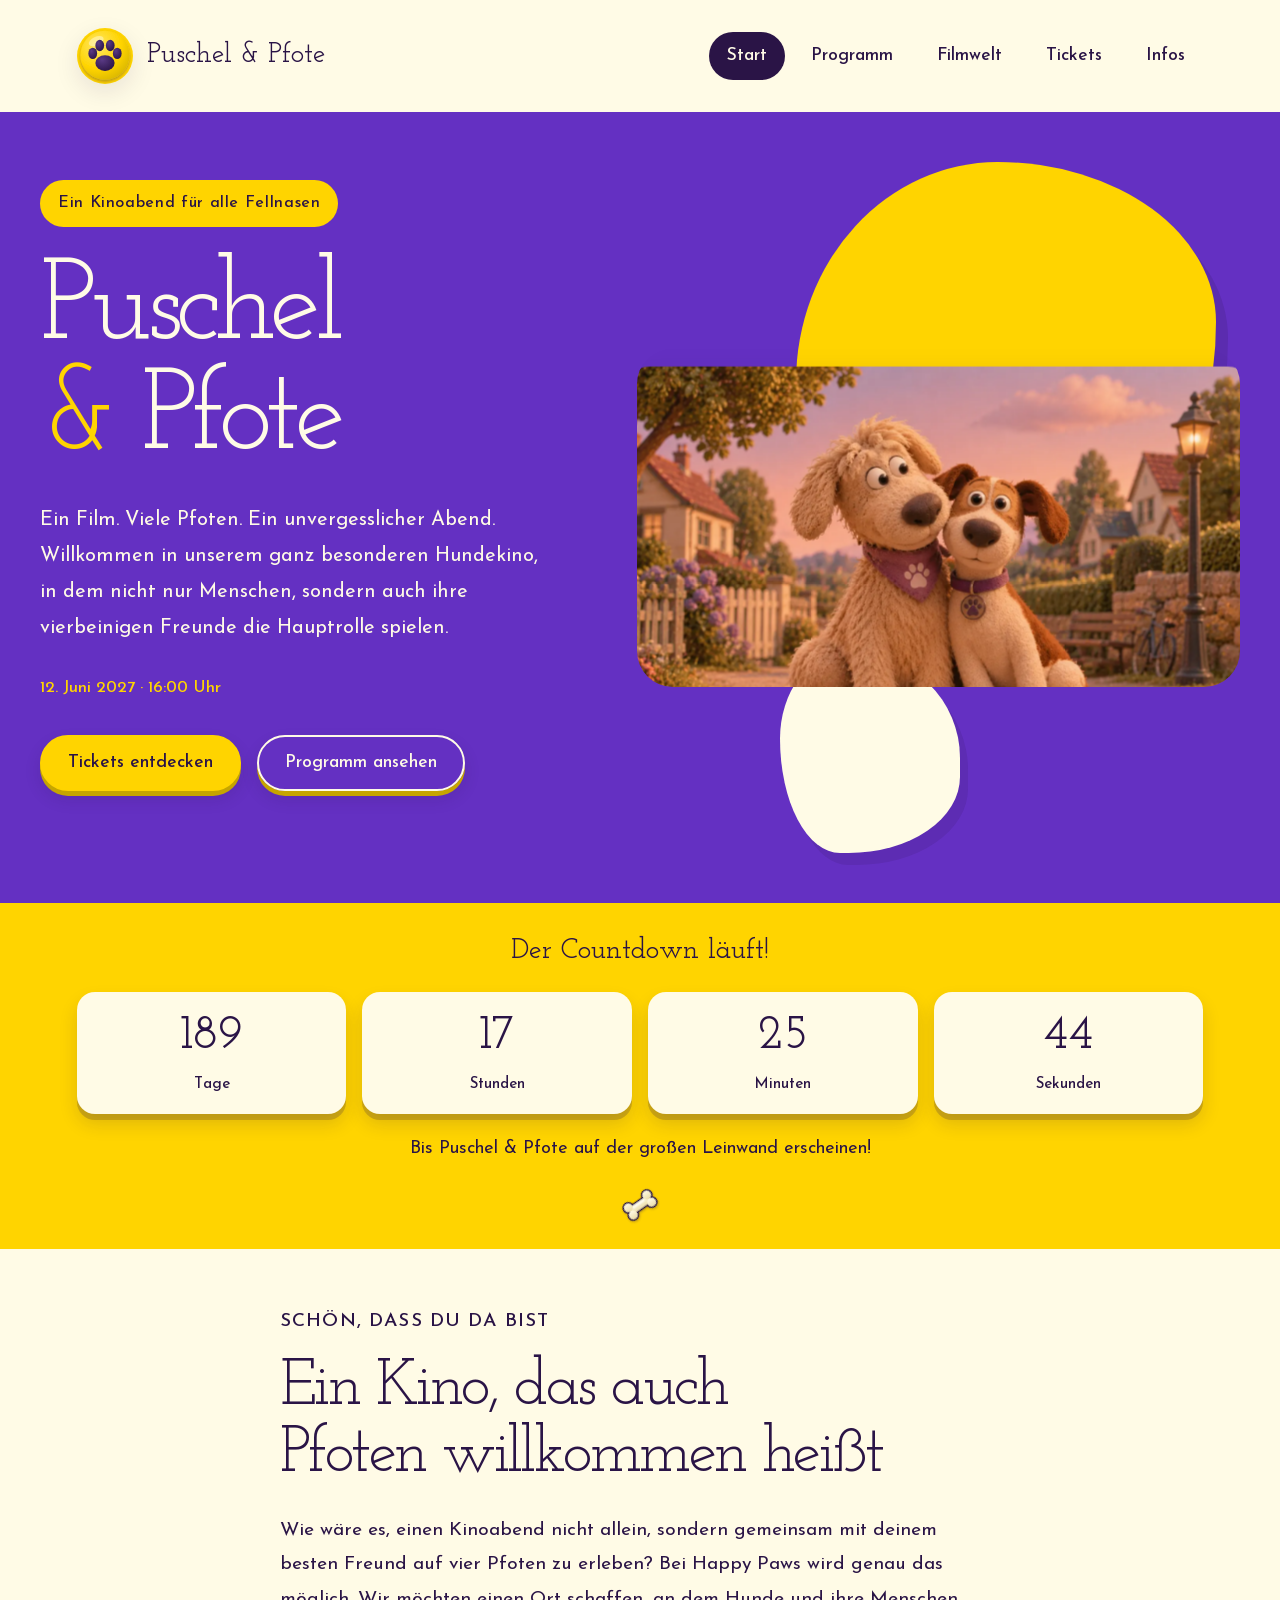
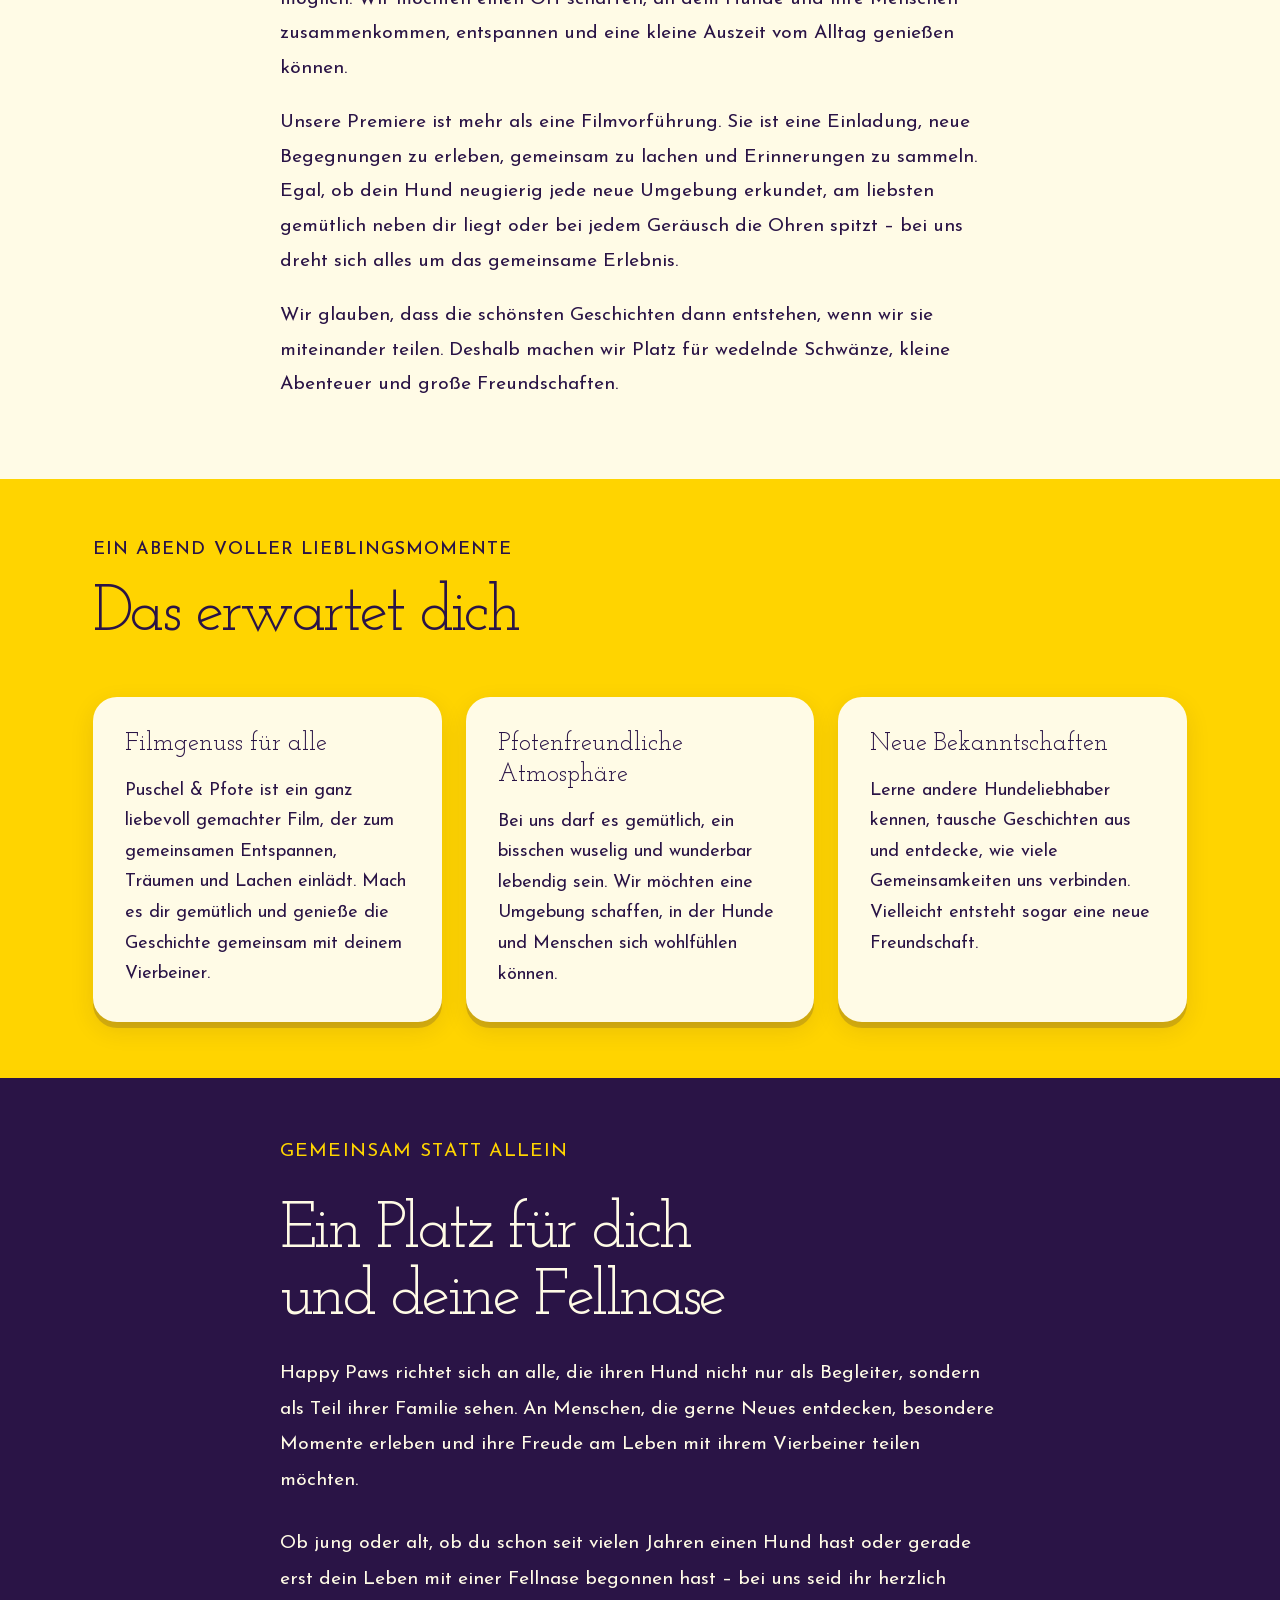
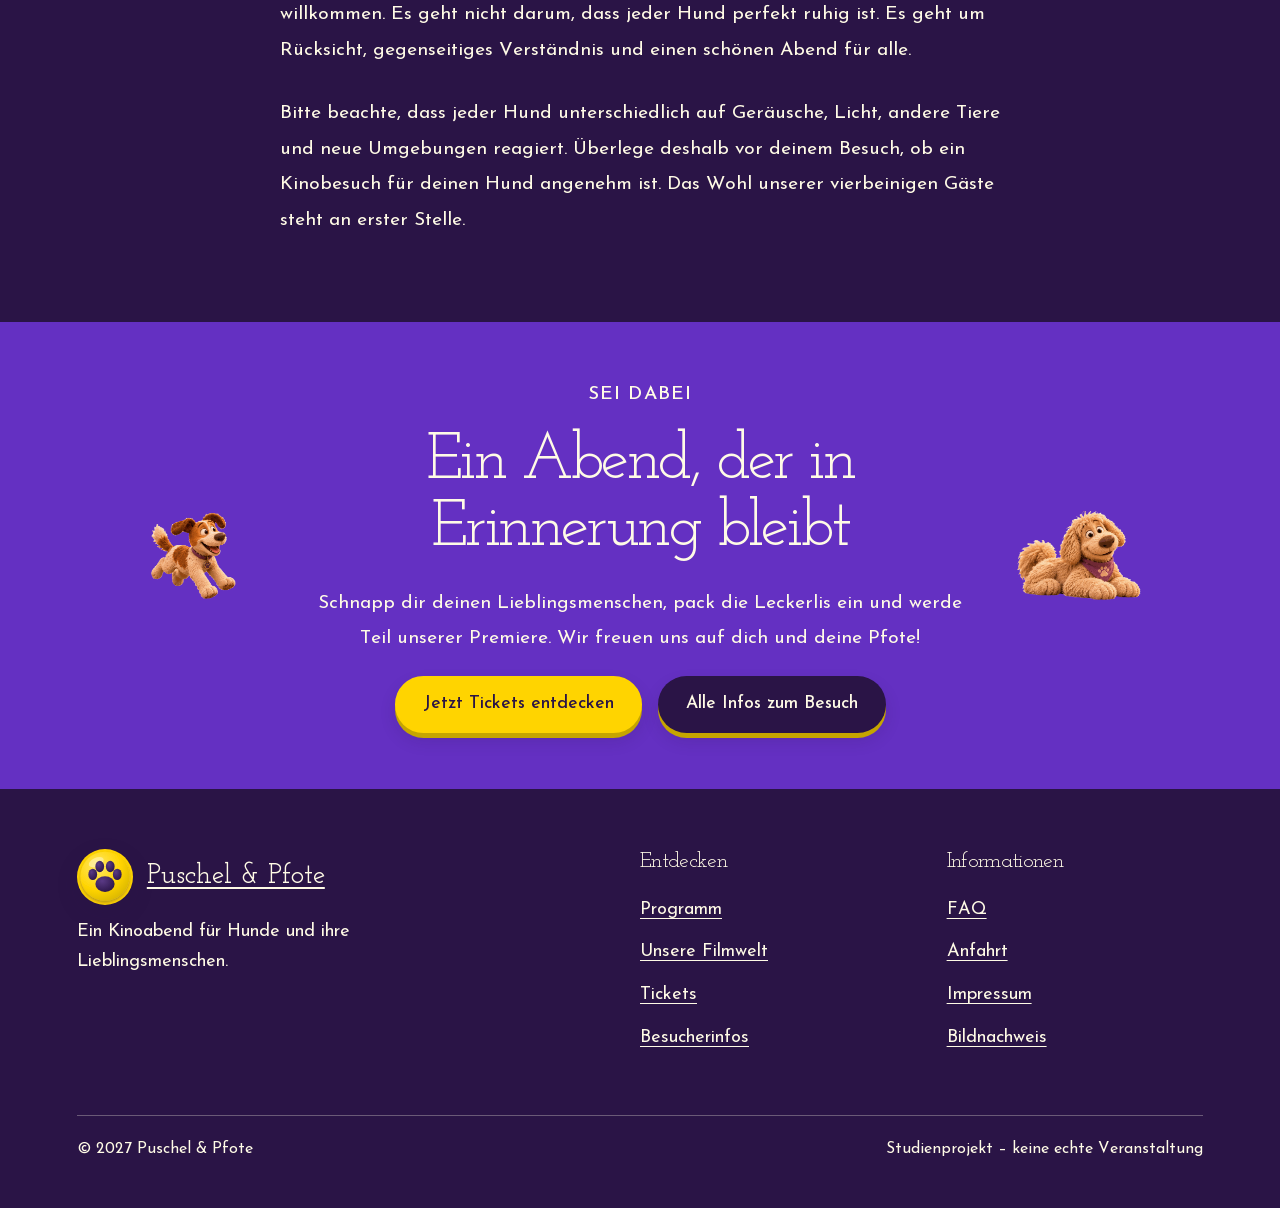
<file: index.html>
<!DOCTYPE html>
<html lang="de">
<head>
    <meta charset="UTF-8">
    <meta name="viewport" content="width=device-width, initial-scale=1.0">

    <title>Puschel &amp; Pfote – Ein Kinoabend für Hunde</title>

    <meta name="description" content="Erlebe Puschel & Pfote, ein liebevoller Filmabend für Hunde und ihre Menschen. Entdecke unsere besondere Premiere 2027.">
<link rel="icon" href="favicon.ico" sizes="any">
<link rel="icon" type="image/png" sizes="32x32" href="images/favicon-32x32.png">
<link rel="icon" type="image/png" sizes="16x16" href="images/favicon-16x16.png">
<link rel="apple-touch-icon" href="images/apple-touch-icon.png">
    <link rel="stylesheet" href="css/style.css">

    <!-- Open Graph -->
    <meta property="og:title" content="Puschel &amp; Pfote – Ein Kinoabend für Hunde">
    <meta property="og:description" content="Ein besonderer Kinoabend für Vierbeiner und ihre Lieblingsmenschen.">
    <meta property="og:type" content="website">
	<meta property="og:image" content="images/hero-puschel-pfote.webp">
    <meta property="og:locale" content="de_DE">

   <!-- Event-Daten -->
<script type="application/ld+json">
{
    "@context": "https://schema.org",
    "@type": "Event",
    "name": "Puschel & Pfote – Hundekino Premiere",
    "description": "Ein liebevoller Kinoabend für Hunde und ihre Menschen.",
    "startDate": "2027-06-12T16:00:00",
    "endDate": "2027-06-12T19:00:00",
    "eventAttendanceMode": "https://schema.org/OfflineEventAttendanceMode",
    "eventStatus": "https://schema.org/EventScheduled",
    "location": {
        "@type": "Place",
        "name": "Happy Paws Kino",
        "address": {
            "@type": "PostalAddress",
            "addressLocality": "Lüneburg",
            "addressCountry": "DE"
        }
    }
}
</script>
</head>

<body>

    <a class="skip-link" href="#inhalt">
        Zum Inhalt springen
    </a>

    <header class="site-header">

   <a class="logo" href="index.html" aria-label="Puschel und Pfote – Startseite">
    <img class="logo-paw" src="images/logo.svg" alt="" width="56" height="56">
    <span>Puschel &amp; Pfote</span>
</a>

    <nav class="navigation" aria-label="Hauptnavigation">

        <ul>
            <li>
                <a href="index.html" aria-current="page">Start</a>
            </li>

            <li>
                <a href="programm.html">Programm</a>
            </li>

            <li>
                <a href="story.html">Filmwelt</a>
            </li>

            <li>
                <a href="tickets.html">Tickets</a>
            </li>

            <li>
                <a href="infos.html">Infos</a>
            </li>
        </ul>

    </nav>

</header>
<main id="main">
    
<section class="hero">

    <div class="hero-layout">

        <div class="hero-content">

            <p class="hero-label">
                Ein Kinoabend für alle Fellnasen
            </p>

            <h1>
                Puschel <span>&amp;</span> Pfote
            </h1>

            <p class="hero-text">
                Ein Film. Viele Pfoten. Ein unvergesslicher Abend.
                Willkommen in unserem ganz besonderen Hundekino,
                in dem nicht nur Menschen, sondern auch ihre
                vierbeinigen Freunde die Hauptrolle spielen.
            </p>

            <p class="hero-date">
                <time datetime="2027-06-12">
                    12. Juni 2027
                </time>
                <span aria-hidden="true">·</span>
                16:00 Uhr
            </p>

            <div class="hero-buttons">

                <a class="button button-lila" href="tickets.html">
                    Tickets entdecken
                </a>

                <a class="button button-outline" href="programm.html">
                    Programm ansehen
                </a>

            </div>

        </div>

        <div class="hero-bild">
            <img
                src="images/hero-puschel-pfote.webp"
                alt="Puschel schaut liebevoll Pfote an, während Pfote freundlich in Richtung Betrachter blickt"
                width="1648"
                height="928"
            >
        </div>

    </div>

</section>
	
<div class="countdown-bereich">
    <div class="countdown-titel-zeile">
    <p class="countdown-titel">Der Countdown läuft!</p>

   
</div>

    <div class="countdown" id="countdown"
         role="timer"
         aria-label="Countdown bis zur Filmpremiere">

        <div class="countdown-kachel">
            <span id="tage">0</span>
            <small>Tage</small>
        </div>

        <div class="countdown-kachel">
            <span id="stunden">00</span>
            <small>Stunden</small>
        </div>

        <div class="countdown-kachel">
            <span id="minuten">00</span>
            <small>Minuten</small>
        </div>

        <div class="countdown-kachel">
            <span id="sekunden">00</span>
            <small>Sekunden</small>
        </div>

    </div>

    <p class="countdown-untertitel">
        Bis Puschel &amp; Pfote auf der großen Leinwand erscheinen!
    </p>
	<img
    class="countdown-knochen"
    src="images/knochen.svg"
    alt=""
    aria-hidden="true"
    width="100"
    height="45"
>
</div>
		<section class="intro section">

    <div class="container text-container">

        <p class="section-label">
            Schön, dass du da bist
        </p>

        <h2>Ein Kino, das auch Pfoten willkommen heißt</h2>

        <p>
            Wie wäre es, einen Kinoabend nicht allein, sondern
            gemeinsam mit deinem besten Freund auf vier Pfoten zu
            erleben? Bei Happy Paws wird genau das möglich.
            Wir möchten einen Ort schaffen, an dem Hunde und ihre
            Menschen zusammenkommen, entspannen und eine kleine
            Auszeit vom Alltag genießen können.
        </p>

        <p>
            Unsere Premiere ist mehr als eine Filmvorführung.
            Sie ist eine Einladung, neue Begegnungen zu erleben,
            gemeinsam zu lachen und Erinnerungen zu sammeln.
            Egal, ob dein Hund neugierig jede neue Umgebung
            erkundet, am liebsten gemütlich neben dir liegt oder
            bei jedem Geräusch die Ohren spitzt – bei uns dreht
            sich alles um das gemeinsame Erlebnis.
        </p>

        <p>
            Wir glauben, dass die schönsten Geschichten dann
            entstehen, wenn wir sie miteinander teilen.
            Deshalb machen wir Platz für wedelnde Schwänze,
            kleine Abenteuer und große Freundschaften.
        </p>

    </div>

</section>
		<section class="highlights section">

    <div class="container">

        <p class="section-label">Ein Abend voller Lieblingsmomente</p>

        <h2>Das erwartet dich</h2>

        <div class="highlight-grid">

            <article class="highlight-card">

                <h3>Filmgenuss für alle</h3>

                <p>
                    Puschel &amp; Pfote ist ein ganz liebevoll gemachter Film, der zum
                    gemeinsamen Entspannen, Träumen und Lachen
                    einlädt. Mach es dir gemütlich und genieße
                    die Geschichte gemeinsam mit deinem Vierbeiner.
                </p>

            </article>

            <article class="highlight-card">

                <h3>Pfotenfreundliche Atmosphäre</h3>

                <p>
                    Bei uns darf es gemütlich, ein bisschen
                    wuselig und wunderbar lebendig sein.
                    Wir möchten eine Umgebung schaffen, in der
                    Hunde und Menschen sich wohlfühlen können.
                </p>

            </article>

            <article class="highlight-card">

                <h3>Neue Bekanntschaften</h3>

                <p>
                    Lerne andere Hundeliebhaber kennen,
                    tausche Geschichten aus und entdecke,
                    wie viele Gemeinsamkeiten uns verbinden.
                    Vielleicht entsteht sogar eine neue Freundschaft.
                </p>

            </article>

        </div>

    </div>

</section>
		<section class="audience section section-lila">

    <div class="container text-container">

        <p class="section-label">Gemeinsam statt allein</p>

        <h2>Ein Platz für dich und deine Fellnase</h2>

        <p>
            Happy Paws richtet sich an alle, die ihren
            Hund nicht nur als Begleiter, sondern als Teil ihrer
            Familie sehen. An Menschen, die gerne Neues entdecken,
            besondere Momente erleben und ihre Freude am Leben
            mit ihrem Vierbeiner teilen möchten.
        </p>

        <p>
            Ob jung oder alt, ob du schon seit vielen Jahren
            einen Hund hast oder gerade erst dein Leben mit
            einer Fellnase begonnen hast – bei uns seid ihr
            herzlich willkommen. Es geht nicht darum, dass
            jeder Hund perfekt ruhig ist. Es geht um Rücksicht,
            gegenseitiges Verständnis und einen schönen Abend
            für alle.
        </p>

        <p>
            Bitte beachte, dass jeder Hund unterschiedlich auf
            Geräusche, Licht, andere Tiere und neue Umgebungen
            reagiert. Überlege deshalb vor deinem Besuch,
            ob ein Kinobesuch für deinen Hund angenehm ist.
            Das Wohl unserer vierbeinigen Gäste steht an erster Stelle.
        </p>

    </div>

</section>
		
<section class="ticket-cta section">

    <div class="container ticket-cta-layout">

        <img
            class="ticket-cta-pfote"
            src="images/pfote.png"
            alt=""
            aria-hidden="true"
            width="700"
            height="335"
            loading="lazy"
        >

        <div class="ticket-cta-text">

            <p class="section-label">
                Sei dabei
            </p>

            <h2>Ein Abend, der in Erinnerung bleibt</h2>

            <p>
                Schnapp dir deinen Lieblingsmenschen, pack die
                Leckerlis ein und werde Teil unserer Premiere.
                Wir freuen uns auf dich und deine Pfote!
            </p>

            <div class="hero-buttons">

                <a class="button button-lila" href="tickets.html">
                    Jetzt Tickets entdecken
                </a>

                <a class="button button-dunkel" href="infos.html">
                    Alle Infos zum Besuch
                </a>

            </div>

        </div>
 <img
            class="ticket-cta-puschel"
            src="images/puschel.png"
            alt=""
            aria-hidden="true"
            width="700"
            height="346"
            loading="lazy"
        >
    </div>

</section>

    </main>

    <footer class="site-footer">

    <div class="footer-content">

        <div class="footer-brand">

            <a class="logo" href="index.html" aria-label="Puschel und Pfote – Startseite">
    <img class="logo-paw" src="images/logo.svg" alt="" width="56" height="56">
    <span>Puschel &amp; Pfote</span>
</a>

            <p>
                Ein Kinoabend für Hunde
                und ihre Lieblingsmenschen.
            </p>

        </div>

        <div class="footer-links">

            <h2>Entdecken</h2>

            <ul>
                <li><a href="programm.html">Programm</a></li>
                <li><a href="story.html">Unsere Filmwelt</a></li>
                <li><a href="tickets.html">Tickets</a></li>
                <li><a href="infos.html">Besucherinfos</a></li>
            </ul>

        </div>

        <div class="footer-links">

            <h2>Informationen</h2>

            <ul>
                <li>
                    <a href="infos.html#faq">FAQ</a>
                </li>

                <li>
                    <a href="infos.html#anfahrt">Anfahrt</a>
                </li>

                <li>
                    <a href="infos.html#impressum">Impressum</a>
                </li>

                <li>
                    <a href="infos.html#bildnachweis">Bildnachweis</a>
                </li>
            </ul>

        </div>

    </div>

    <div class="footer-bottom">

        <p>
            &copy; 2027 Puschel &amp; Pfote
        </p>

        <p>
            Studienprojekt – keine echte Veranstaltung
        </p>

    </div>

</footer>
<script src="js/countdown.js" defer></script>
	<script src="js/parallax.js" defer></script>
</body>
</html>
</file>
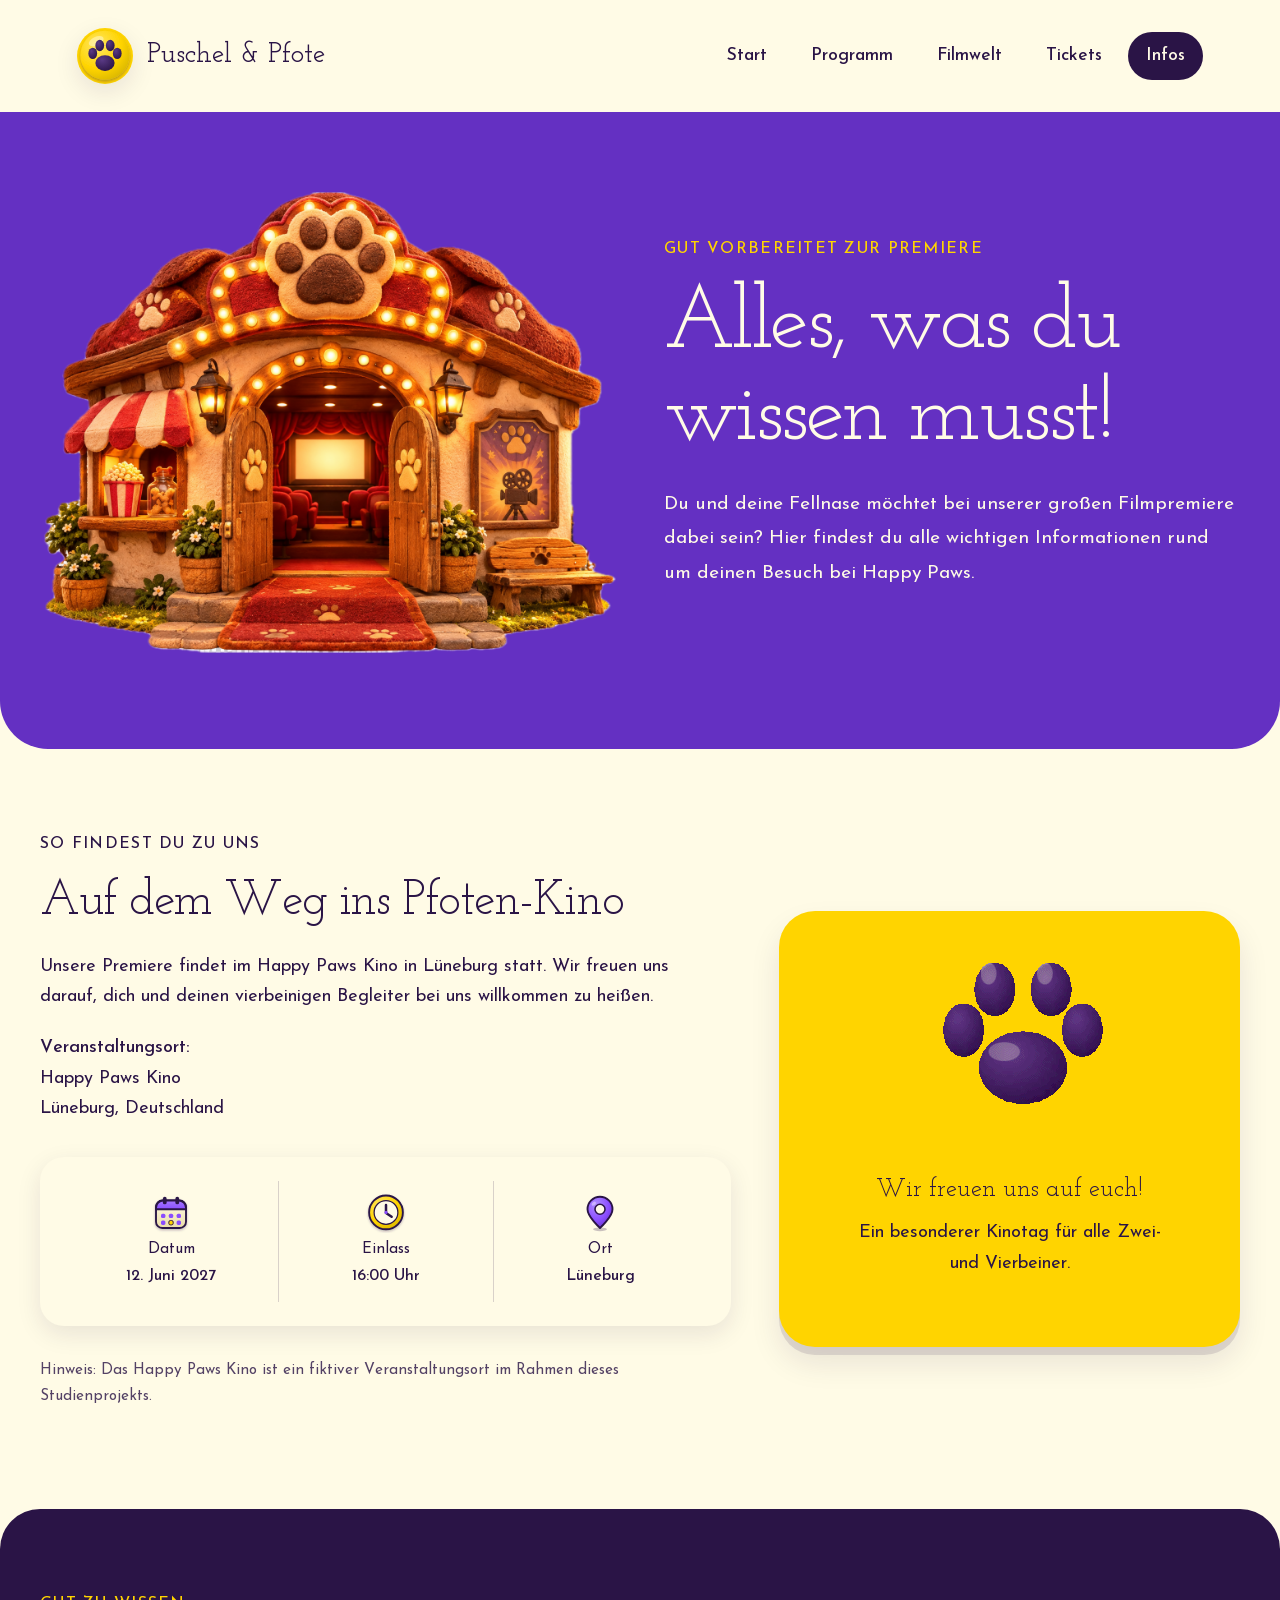
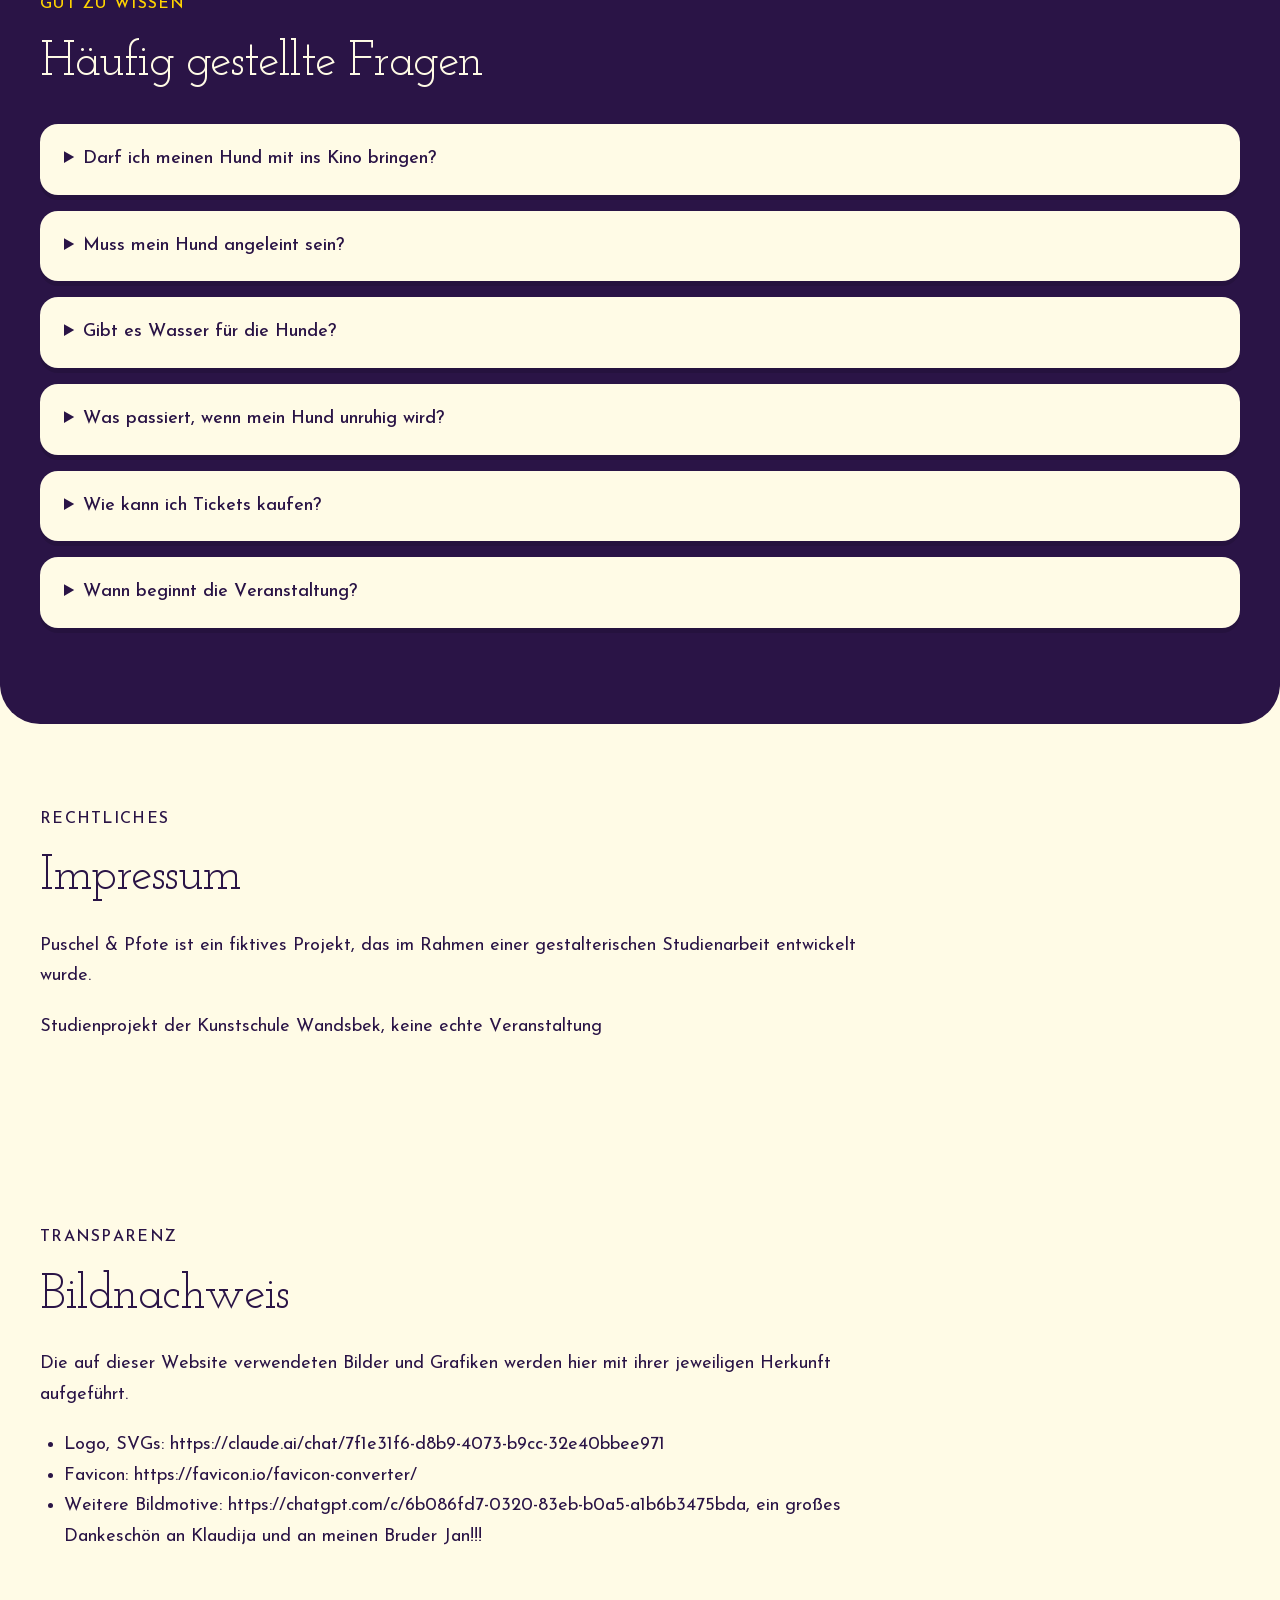
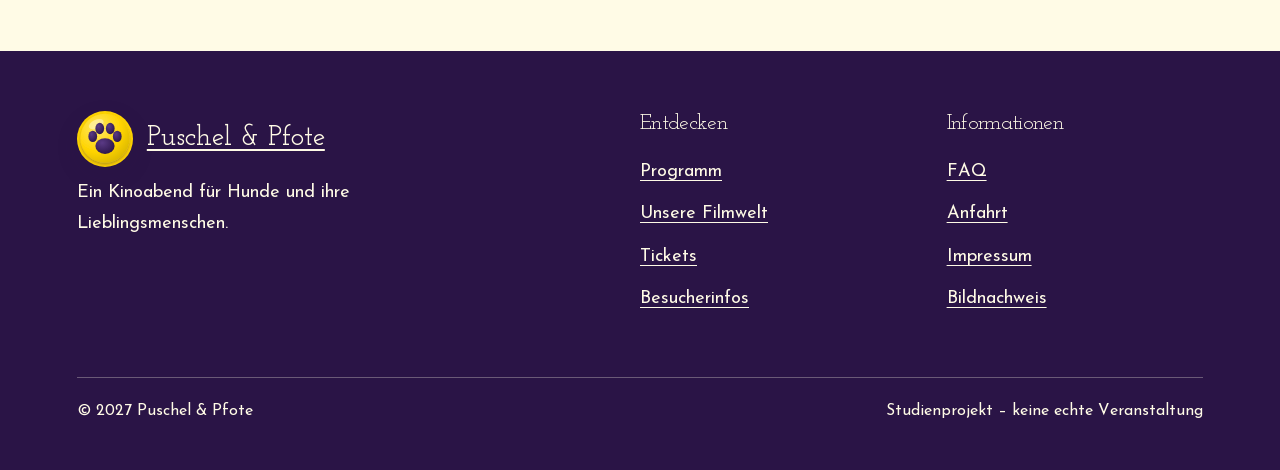
<file: infos.html>
<!doctype html>
<html lang="de">
<head>
    <meta charset="UTF-8">
    <meta name="viewport" content="width=device-width, initial-scale=1.0">
<meta property="og:type" content="website">
<meta property="og:title" content="Besuch &amp; Infos – Happy Paws Kino, Puschel &amp; Pfote">
<meta property="og:description" content="Hier findest du alle wichtigen Informationen für deinen Besuch im Happy Paws Kino in Lüneburg.">
<meta property="og:image" content="images/hundekino.png">
<meta property="og:locale" content="de_DE">
    <title>Besucherinfos | Puschel &amp; Pfote</title>
    <meta name="description" content="Alle wichtigen Besucherinfos zur Puschel &amp; Pfote Filmpremiere: Anfahrt, häufige Fragen, Impressum und Bildnachweise.">
<link rel="icon" href="favicon.ico" sizes="any">
<link rel="icon" type="image/png" sizes="32x32" href="images/favicon-32x32.png">
<link rel="icon" type="image/png" sizes="16x16" href="images/favicon-16x16.png">
<link rel="apple-touch-icon" href="images/apple-touch-icon.png">
    <link rel="stylesheet" href="css/style.css">
</head>

<body>

    <a class="skip-link" href="#main">Zum Inhalt springen</a>

    <header class="site-header">

       <a class="logo" href="index.html" aria-label="Puschel und Pfote – Startseite">
    <img class="logo-paw" src="images/logo.svg" alt="" width="56" height="56">
    <span>Puschel &amp; Pfote</span>
</a>

        <nav class="navigation" aria-label="Hauptnavigation">
            <ul>
                <li><a href="index.html">Start</a></li>
                <li><a href="programm.html">Programm</a></li>
                <li><a href="story.html">Filmwelt</a></li>
                <li><a href="tickets.html">Tickets</a></li>
                <li><a href="infos.html" aria-current="page">Infos</a></li>
            </ul>
        </nav>

    </header>

    <main id="main">

        
<!-- Einstieg -->
		
<section class="infos-hero">
    <div class="container infos-hero-layout">

        

        <div class="infos-hero-bild">
            <img
                src="images/hundekino.png"
                alt="Gemütlicher Eingang des Happy Paws Kinos"
                width="1200"
                height="800"
            >
        </div>
		<div class="infos-hero-text">
            <p class="eyebrow">Gut vorbereitet zur Premiere</p>

            <h1>Alles, was du wissen musst!</h1>

            <p>
                Du und deine Fellnase möchtet bei unserer großen
                Filmpremiere dabei sein? Hier findest du alle wichtigen
                Informationen rund um deinen Besuch bei Happy Paws.
            </p>
        </div>

    </div>
</section>


<!-- Anfahrt -->
<section class="infos-abschnitt" id="anfahrt">
    <div class="container infos-layout">

        <div>
            <p class="eyebrow">So findest du zu uns</p>

            <h2>Auf dem Weg ins Pfoten-Kino</h2>

            <p>
                Unsere Premiere findet im Happy Paws Kino in
                Lüneburg statt. Wir freuen uns darauf, dich und
                deinen vierbeinigen Begleiter bei uns willkommen
                zu heißen.
            </p>

            <p>
                <strong>Veranstaltungsort:</strong><br>
                Happy Paws Kino<br>
                Lüneburg, Deutschland
            </p>

          <div class="infos-fakten">

  <div>
    <img src="images/icon-kalender.svg" alt="" width="40" height="40">
    <p>Datum</p>
    <strong><time datetime="2027-06-12">12. Juni 2027</time></strong>
</div>

  <div>
    <img src="images/icon-uhr.svg" alt="" width="40" height="40">
    <p>Einlass</p>
    <strong>16:00 Uhr</strong>
</div>

   <div>
    <img src="images/icon-ort.svg" alt="" width="40" height="40">
    <p>Ort</p>
    <strong>Lüneburg</strong>
</div>

</div>

            <p class="infos-hinweis">
                Hinweis: Das Happy Paws Kino ist ein fiktiver
                Veranstaltungsort im Rahmen dieses Studienprojekts.
            </p>
        </div>

        <div class="infos-karte">
    <img
    src="images/pfoten.gif"
    alt=""
    aria-hidden="true"
    width="200"
    height="200"
    loading="lazy"
>
    <h3>Wir freuen uns auf euch!</h3>
              <p>  Ein besonderer Kinotag für alle Zwei- <br> und Vierbeiner.
            </p>
        </div>

    </div>
</section>


<!-- FAQ -->
<section class="infos-abschnitt infos-faq" id="faq">
    <div class="container">

        <p class="eyebrow">Gut zu wissen</p>
        <h2>Häufig gestellte Fragen</h2>

        <details>
            <summary>Darf ich meinen Hund mit ins Kino bringen?</summary>
            <p>
                Ja! Puschel &amp; Pfote ist ein besonderes
                Kinoerlebnis für Hunde und ihre Menschen.
            </p>
        </details>

        <details>
            <summary>Muss mein Hund angeleint sein?</summary>
            <p>
                Ja, bitte führe deinen Hund während der Veranstaltung
                an der Leine und achte darauf, dass sich alle Gäste
                wohlfühlen können.
            </p>
        </details>

        <details>
            <summary>Gibt es Wasser für die Hunde?</summary>
            <p>
                Natürlich! Frisches Wasser gehört zu einem
                pfotenfreundlichen Kinobesuch dazu.
            </p>
        </details>

        <details>
            <summary>Was passiert, wenn mein Hund unruhig wird?</summary>
            <p>
                Kein Problem. Achte auf die Bedürfnisse deines Hundes
                und gönnt euch bei Bedarf eine kleine Pause.
            </p>
        </details>

        <details>
            <summary>Wie kann ich Tickets kaufen?</summary>
            <p>
                Auf unserer Ticketseite findest du die Ticketpreise
                und das Bestellformular.
                <a href="tickets.html">Hier geht es zu den Tickets.</a>
            </p>
        </details>

        <details>
            <summary>Wann beginnt die Veranstaltung?</summary>
            <p>
                Der Einlass beginnt am 12. Juni 2027 um 16:00 Uhr.
                Das vollständige Programm findest du auf unserer
				<a href="programm.html">Programmseite.</a>
            </p>
        </details>

    </div>
</section>


<!-- Impressum -->
<section class="infos-abschnitt infos-meta" id="impressum">
    <div class="container">

        <p class="eyebrow">Rechtliches</p>
        <h2>Impressum</h2>

        <p>
            Puschel &amp; Pfote ist ein fiktives Projekt,
            das im Rahmen einer gestalterischen Studienarbeit
            entwickelt wurde.
        </p>

        <p>
            Studienprojekt der Kunstschule Wandsbek, keine echte Veranstaltung
        </p>

    </div>
</section>


<!-- Bildnachweis -->
<section class="infos-abschnitt infos-meta" id="bildnachweis">
    <div class="container">

        <p class="eyebrow">Transparenz</p>
        <h2>Bildnachweis</h2>

        <p>
            Die auf dieser Website verwendeten Bilder und Grafiken
            werden hier mit ihrer jeweiligen Herkunft aufgeführt.
        </p>

        <ul>
            <li>Logo, SVGs: https://claude.ai/chat/7f1e31f6-d8b9-4073-b9cc-32e40bbee971</li>
			<li>Favicon: https://favicon.io/favicon-converter/</li>
            <li>Weitere Bildmotive: https://chatgpt.com/c/6b086fd7-0320-83eb-b0a5-a1b6b3475bda, ein großes Dankeschön an Klaudija und an meinen Bruder Jan!!! </li>
        </ul>

    </div>
</section>


    </main>

    <footer class="site-footer">

        <div class="footer-content">

            <div class="footer-brand">
               <a class="logo" href="index.html" aria-label="Puschel und Pfote – Startseite">
    <img class="logo-paw" src="images/logo.svg" alt="" width="56" height="56">
    <span>Puschel &amp; Pfote</span>
</a>

                <p>
                    Ein Kinoabend für Hunde
                    und ihre Lieblingsmenschen.
                </p>
            </div>

            <div class="footer-links">
                <h2>Entdecken</h2>
                <ul>
                    <li><a href="programm.html">Programm</a></li>
                    <li><a href="story.html">Unsere Filmwelt</a></li>
                    <li><a href="tickets.html">Tickets</a></li>
                    <li><a href="infos.html">Besucherinfos</a></li>
                </ul>
            </div>

            <div class="footer-links">
                <h2>Informationen</h2>
                <ul>
                    <li><a href="infos.html#faq">FAQ</a></li>
                    <li><a href="infos.html#anfahrt">Anfahrt</a></li>
                    <li><a href="infos.html#impressum">Impressum</a></li>
                    <li><a href="infos.html">Bildnachweis</a></li>
                </ul>
            </div>

        </div>

        <div class="footer-bottom">
            <p>&copy; 2027 Puschel &amp; Pfote</p>
            <p>Studienprojekt – keine echte Veranstaltung</p>
        </div>

    </footer>

</body>
</html>
</file>
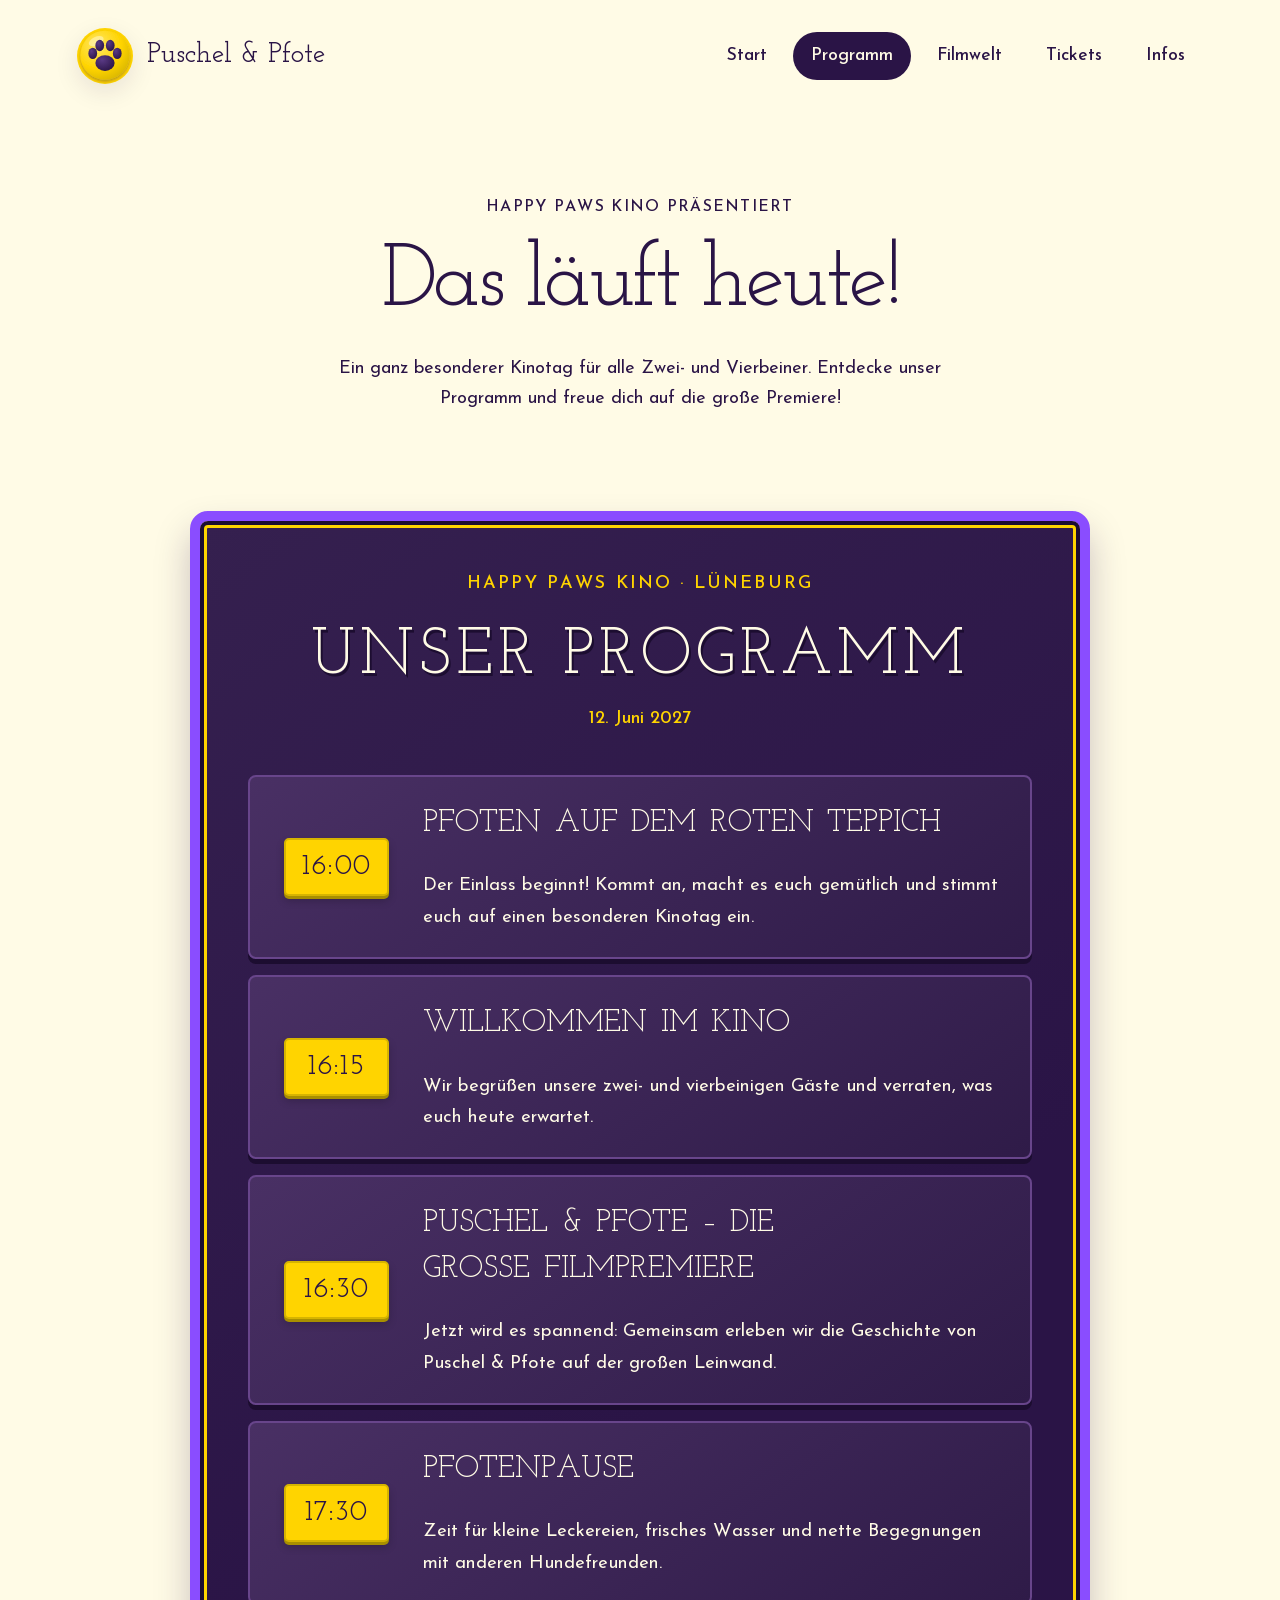
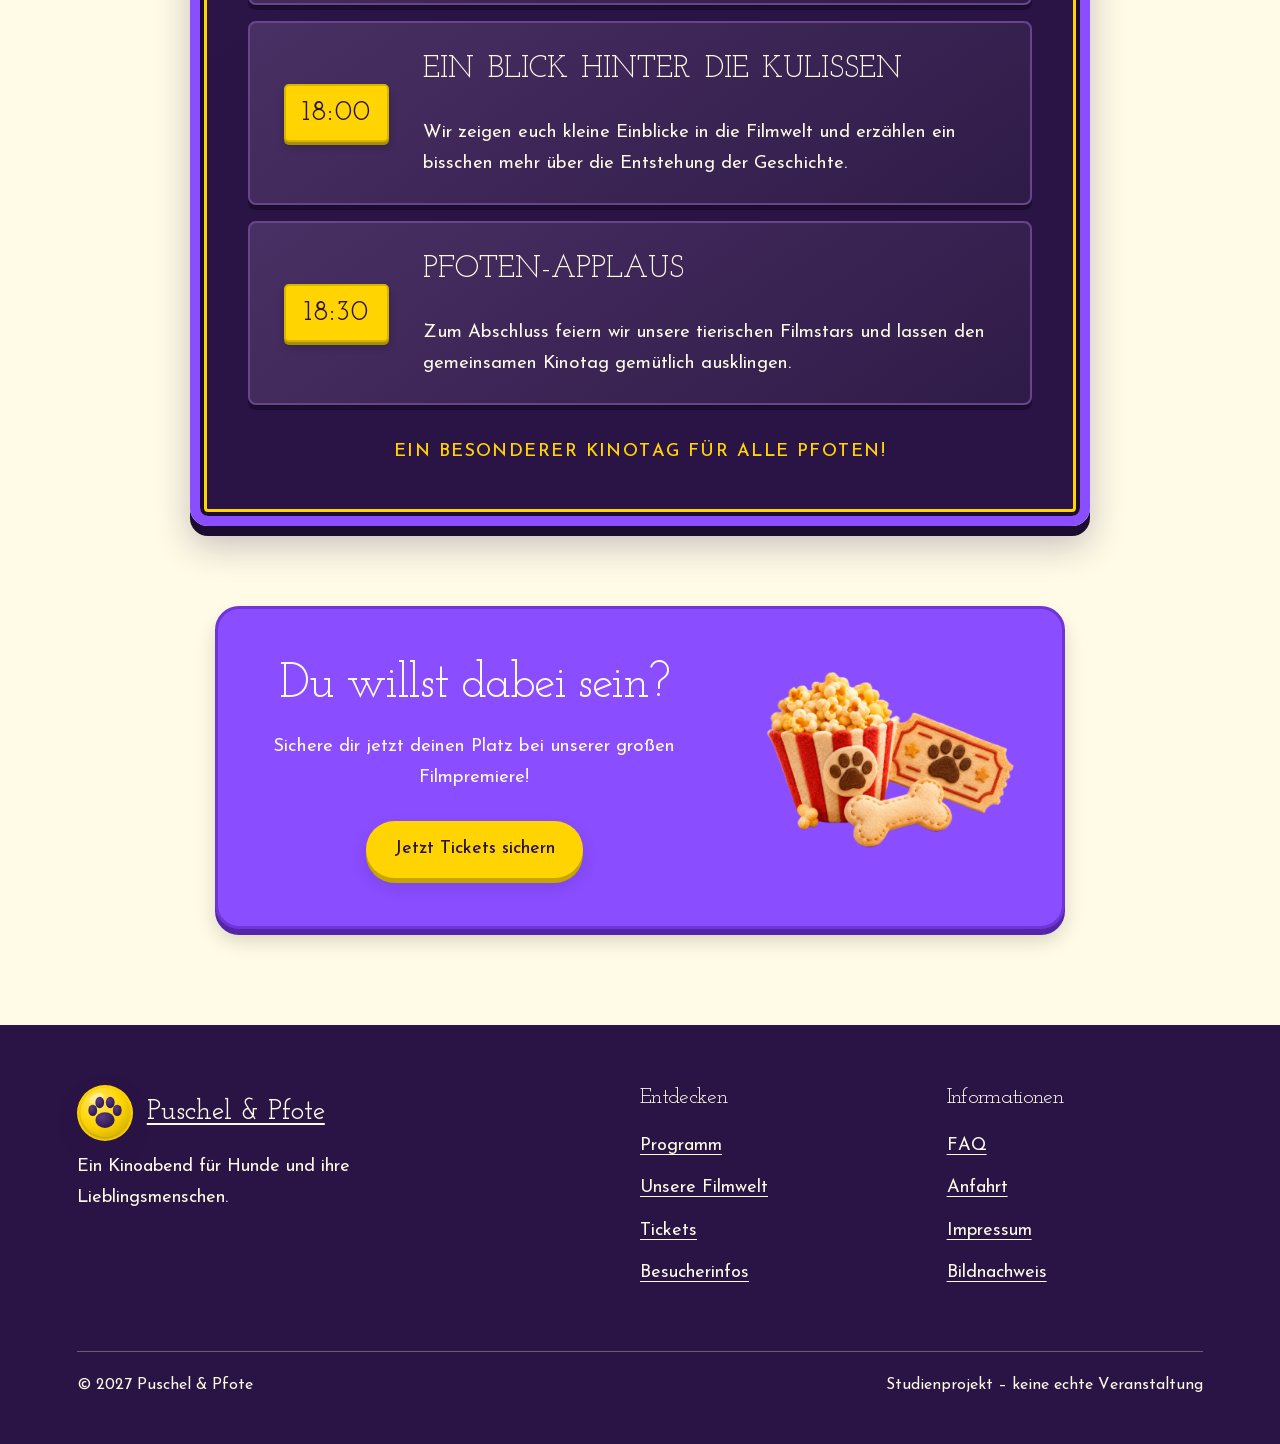
<file: programm.html>
<!doctype html>
<html lang="de">
<head>
    <meta charset="UTF-8">
    <meta name="viewport" content="width=device-width, initial-scale=1.0">
<meta property="og:type" content="website">
<meta property="og:title" content="Das Programm – Puschel &amp; Pfote">
<meta property="og:description" content="Entdecke das Programm unserer besonderen Hundekino-Premiere von Puschel und Pfote.">
<meta property="og:image" content="images/kino-snacks.png">
<meta property="og:locale" content="de_DE">
    <title>Programm der Filmpremiere | Puschel &amp; Pfote</title>
    <meta name="description" content="Entdecke das Programm der großen Puschel & Pfote Filmpremiere am 12. Juni 2027 in Lüneburg.">
<link rel="icon" href="favicon.ico" sizes="any">
<link rel="icon" type="image/png" sizes="32x32" href="images/favicon-32x32.png">
<link rel="icon" type="image/png" sizes="16x16" href="images/favicon-16x16.png">
<link rel="apple-touch-icon" href="images/apple-touch-icon.png">
    <link rel="stylesheet" href="css/style.css">
</head>

<body>
   <a class="skip-link" href="#main">Zum Inhalt springen</a>
<header class="site-header">

   <a class="logo" href="index.html" aria-label="Puschel und Pfote – Startseite">
    <img class="logo-paw" src="images/logo.svg" alt="" width="56" height="56">
    <span>Puschel &amp; Pfote</span>
</a>

    <nav class="navigation" aria-label="Hauptnavigation">

        <ul>
            <li>
                <a href="index.html">Start</a>
            </li>

            <li>
                <a href="programm.html" aria-current="page">Programm</a>
            </li>

            <li>
                <a href="story.html">Filmwelt</a>
            </li>

            <li>
                <a href="tickets.html">Tickets</a>
            </li>

            <li>
                <a href="infos.html">Infos</a>
            </li>
        </ul>

    </nav>

</header>

<main id="main">
    <section class="programm-hero">

        <p class="eyebrow">Happy Paws Kino präsentiert</p>

        <h1>Das läuft heute!</h1>

        <p>
            Ein ganz besonderer Kinotag für alle Zwei- und Vierbeiner.
            Entdecke unser Programm und freue dich auf die große Premiere!
        </p>

    </section>

    
<section class="programm-tafel" aria-labelledby="programm-titel">

    <div class="tafel-kopf">
        <p class="tafel-label">Happy Paws Kino · Lüneburg</p>
        <h2 id="programm-titel">Unser Programm</h2>
        <p class="tafel-datum">12. Juni 2027</p>
    </div>

   
<div class="programm-liste">

    <dl class="programm-beschreibung">

        <div class="programm-eintrag">
            <dt>
                <time datetime="2027-06-12T16:00">16:00</time>
                <span class="programm-titel">Pfoten auf dem roten Teppich</span>
            </dt>
            <dd>
                Der Einlass beginnt! Kommt an, macht es euch gemütlich
                und stimmt euch auf einen besonderen Kinotag ein.
            </dd>
        </div>

        <div class="programm-eintrag">
            <dt>
                <time datetime="2027-06-12T16:15">16:15</time>
                 <span class="programm-titel">Willkommen im Kino</span>
            </dt>
            <dd>
                Wir begrüßen unsere zwei- und vierbeinigen Gäste
                und verraten, was euch heute erwartet.
            </dd>
        </div>

        <div class="programm-eintrag">
            <dt>
                <time datetime="2027-06-12T16:30">16:30</time>
                <span class="programm-titel">Puschel &amp; Pfote – Die große Filmpremiere</span>
            </dt>
            <dd>
                Jetzt wird es spannend: Gemeinsam erleben wir die
                Geschichte von Puschel &amp; Pfote auf der großen Leinwand.
            </dd>
        </div>

        <div class="programm-eintrag">
            <dt>
                <time datetime="2027-06-12T17:30">17:30</time>
                 <span class="programm-titel">Pfotenpause</span>
            </dt>
            <dd>
                Zeit für kleine Leckereien, frisches Wasser und
                nette Begegnungen mit anderen Hundefreunden.
            </dd>
        </div>

        <div class="programm-eintrag">
            <dt>
                <time datetime="2027-06-12T18:00">18:00</time>
                <span class="programm-titel">Ein Blick hinter die Kulissen</span>
            </dt>
            <dd>
                Wir zeigen euch kleine Einblicke in die Filmwelt
                und erzählen ein bisschen mehr über die Entstehung
                der Geschichte.
            </dd>
        </div>

        <div class="programm-eintrag">
            <dt>
                <time datetime="2027-06-12T18:30">18:30</time>
                <span class="programm-titel">Pfoten-Applaus</span>
            </dt>
            <dd>
                Zum Abschluss feiern wir unsere tierischen Filmstars
                und lassen den gemeinsamen Kinotag gemütlich ausklingen.
            </dd>
        </div>

    </dl>

</div>


    <p class="tafel-fussnote">
        Ein besonderer Kinotag für alle Pfoten!
    </p>

</section>


<section class="programm-cta">
    <div class="programm-cta-layout">

        <div class="programm-cta-text">
            <h2>Du willst dabei sein?</h2>
            <p>Sichere dir jetzt deinen Platz bei unserer großen Filmpremiere!</p>
            <a class="button button-primary" href="tickets.html">
                Jetzt Tickets sichern
            </a>
        </div>

        <div class="programm-cta-bild">
            <img
                src="images/kino-snacks.png"
                alt="Leckere Kino-Snacks für einen gemütlichen Filmabend"
                width="1536"
                height="1024"
                loading="lazy"
            >
        </div>

    </div>
</section>



</main>
<footer class="site-footer">

    <div class="footer-content">

        <div class="footer-brand">

           <a class="logo" href="index.html" aria-label="Puschel und Pfote – Startseite">
    <img class="logo-paw" src="images/logo.svg" alt="" width="56" height="56">
    <span>Puschel &amp; Pfote</span>
</a>

            <p>
                Ein Kinoabend für Hunde
                und ihre Lieblingsmenschen.
            </p>

        </div>

        <div class="footer-links">

            <h2>Entdecken</h2>

            <ul>
                <li><a href="programm.html">Programm</a></li>
                <li><a href="story.html">Unsere Filmwelt</a></li>
                <li><a href="tickets.html">Tickets</a></li>
                <li><a href="infos.html">Besucherinfos</a></li>
            </ul>

        </div>

        <div class="footer-links">

            <h2>Informationen</h2>

            <ul>
                <li>
                    <a href="infos.html#faq">FAQ</a>
                </li>

                <li>
                    <a href="infos.html#anfahrt">Anfahrt</a>
                </li>

                <li>
                    <a href="infos.html#impressum">Impressum</a>
                </li>

                <li>
                    <a href="infos.html#bildnachweis">Bildnachweis</a>
                </li>
            </ul>

        </div>

    </div>

    <div class="footer-bottom">

        <p>
            &copy; 2027 Puschel &amp; Pfote
        </p>

        <p>
            Studienprojekt – keine echte Veranstaltung
        </p>

    </div>

</footer>

</body>
</html>
</file>
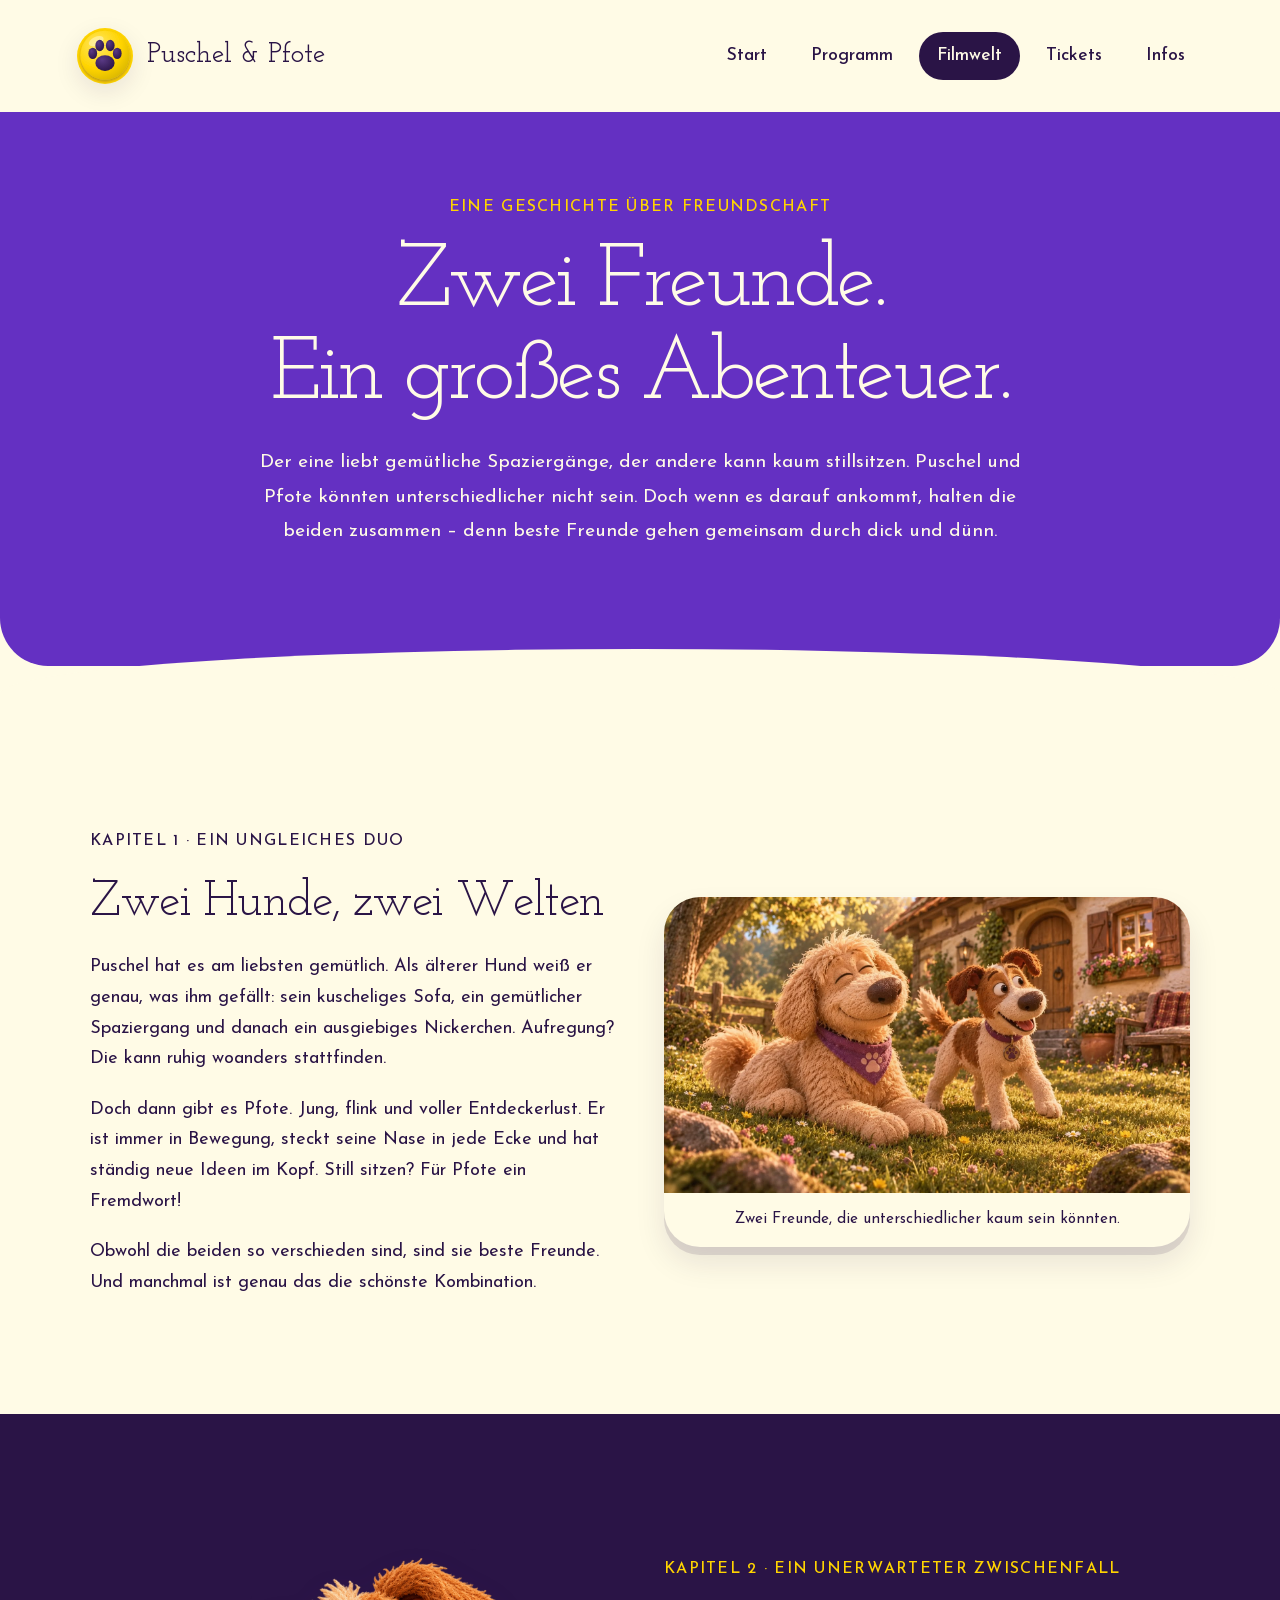
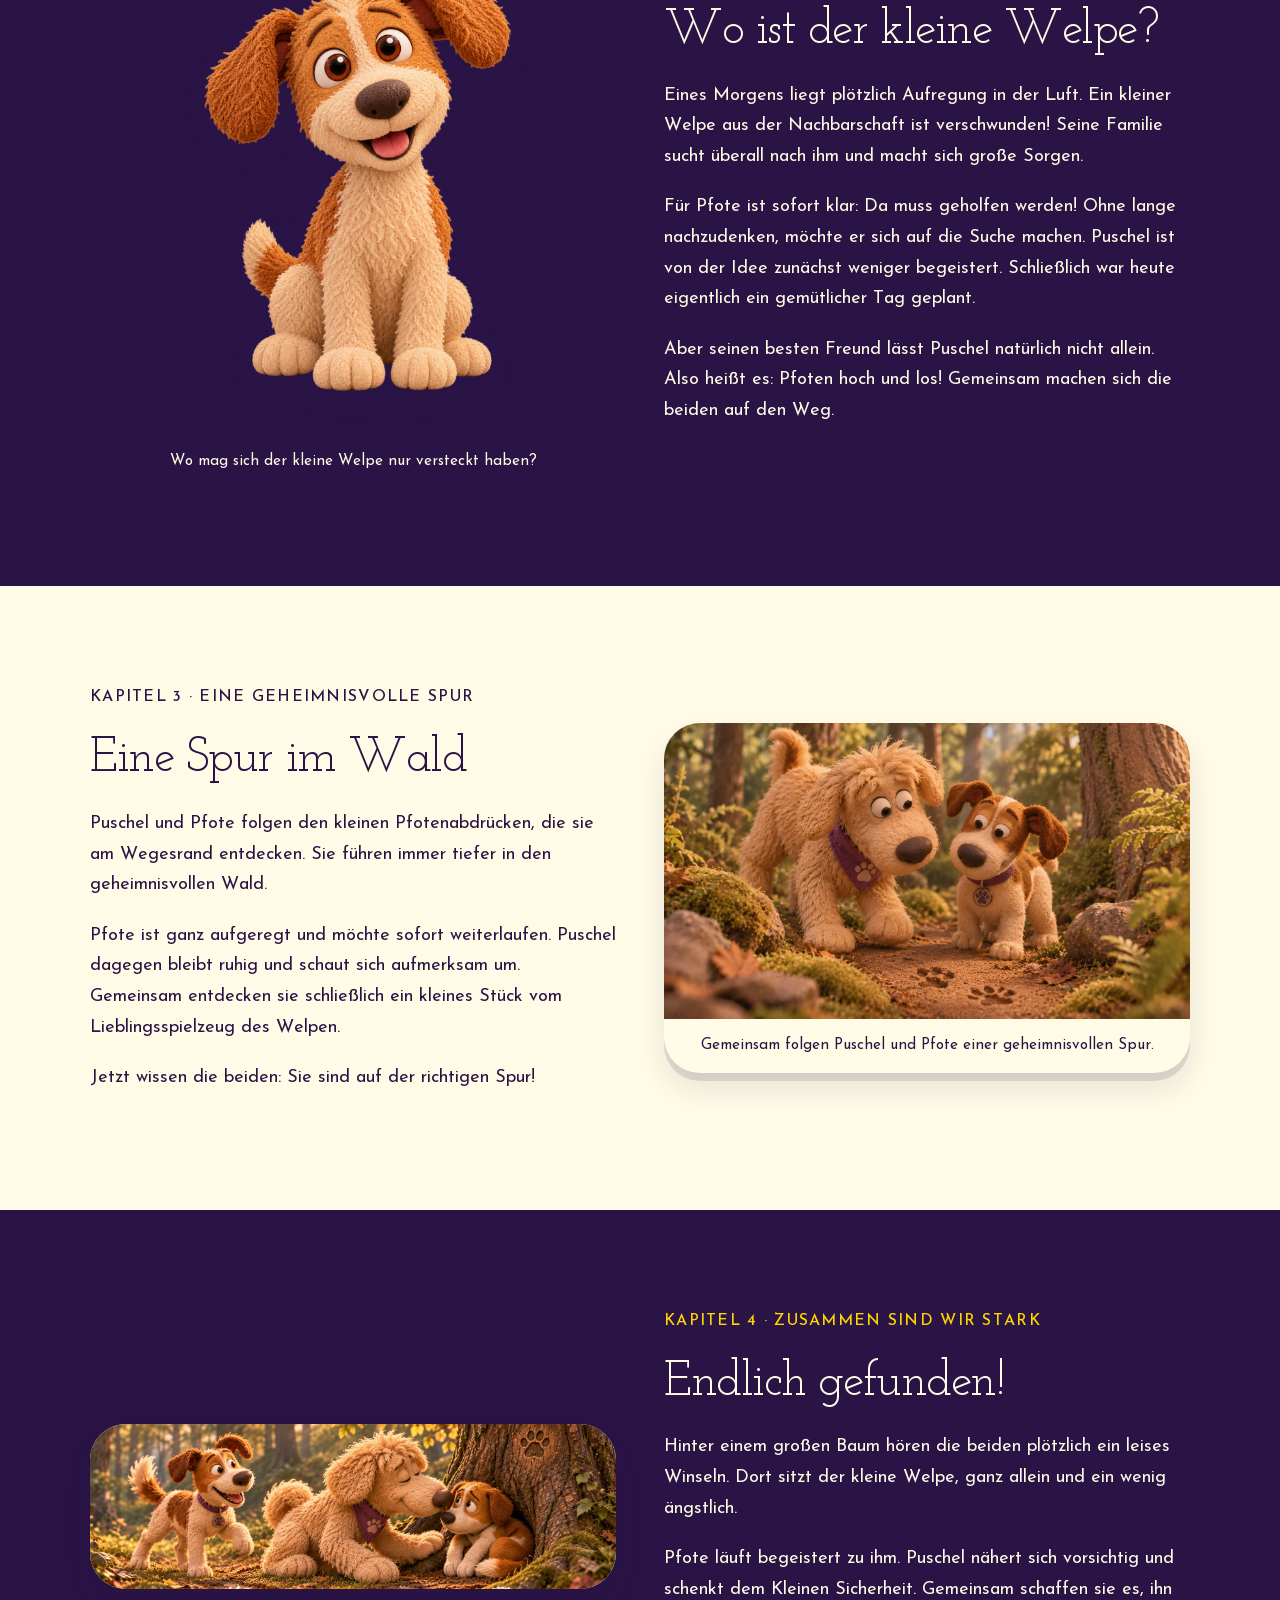
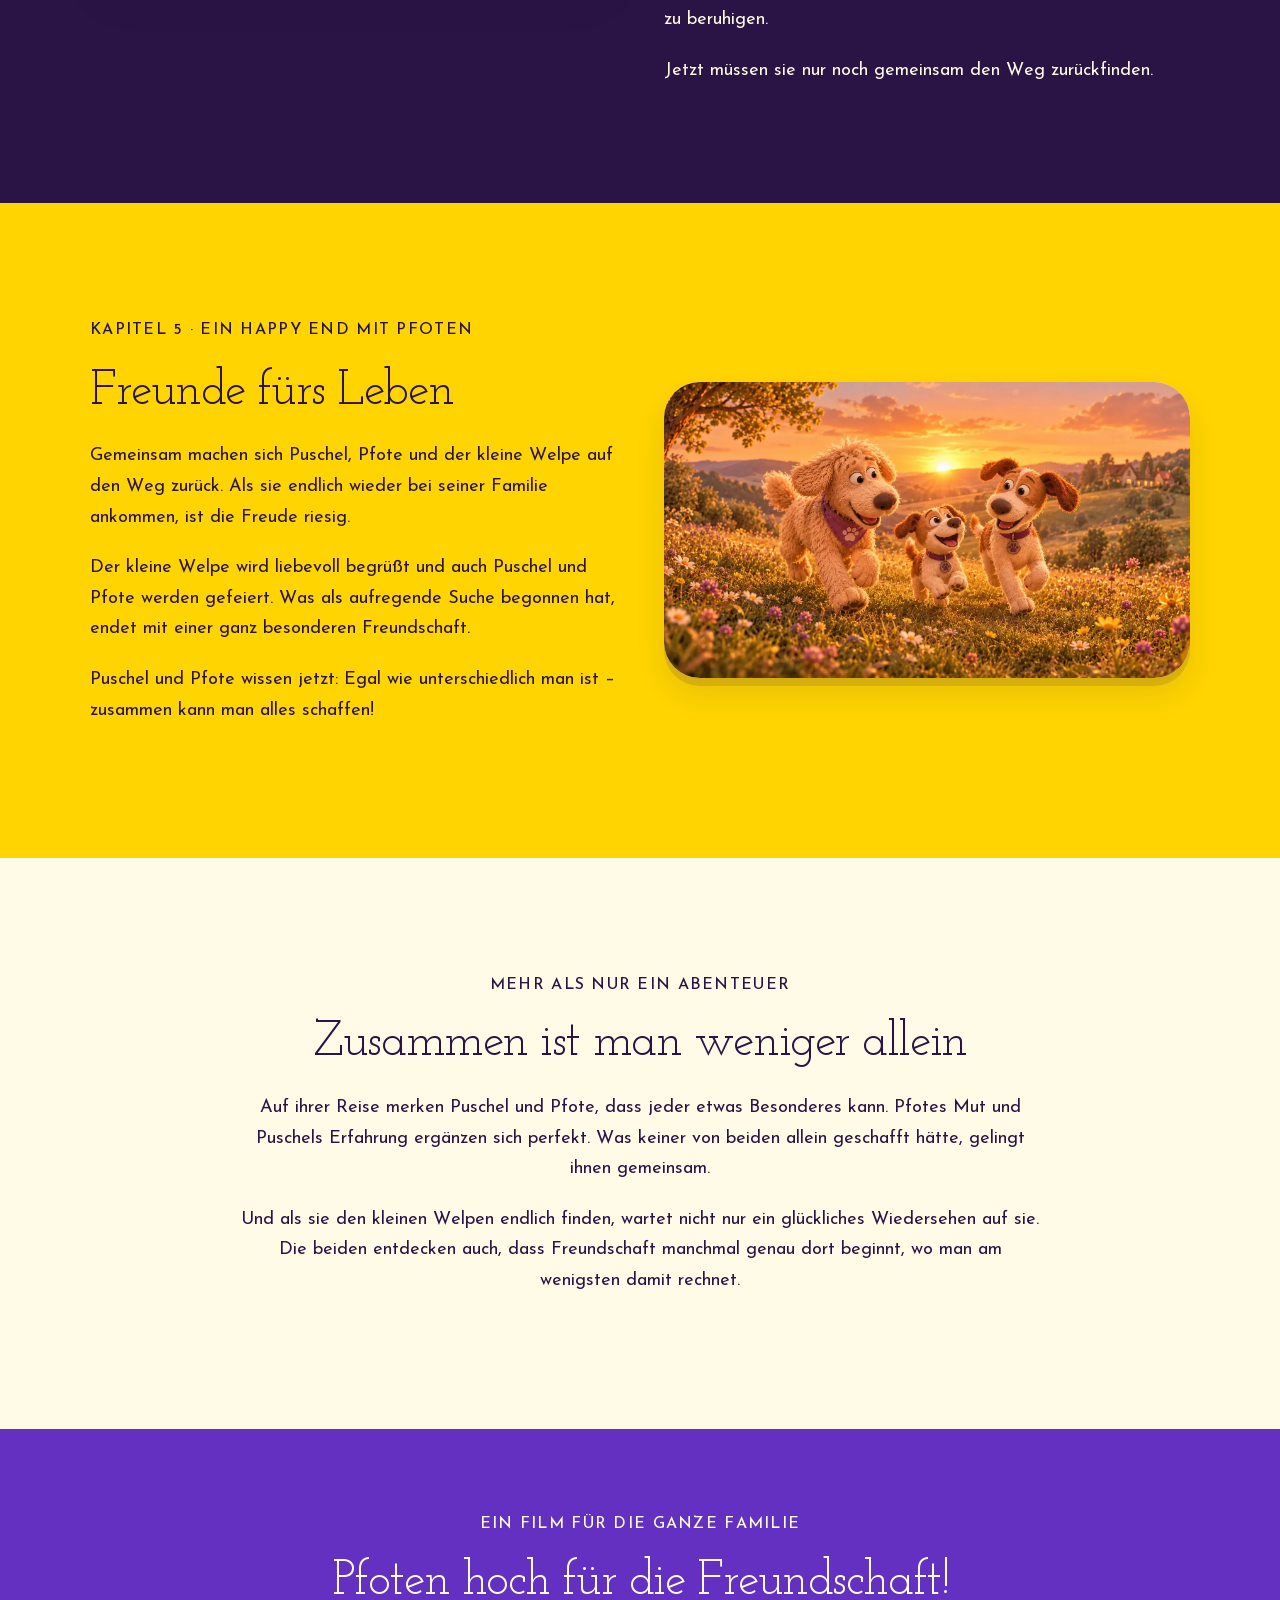
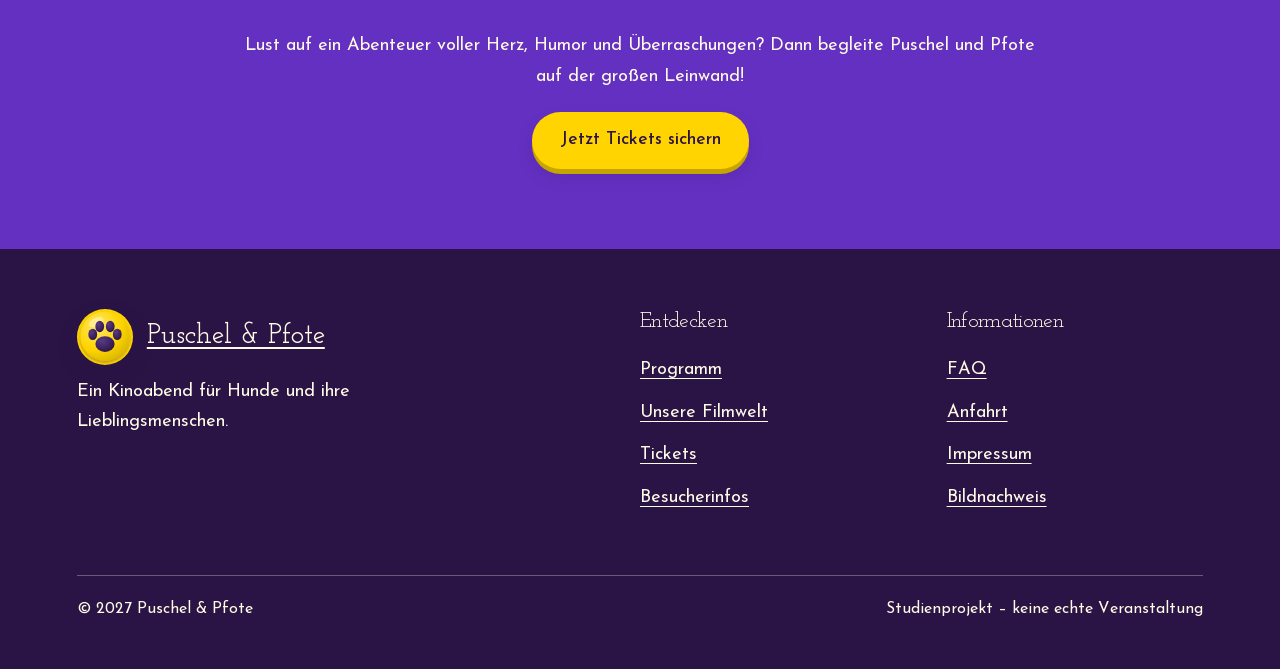
<file: story.html>
<!doctype html>
<html lang="de">
<head>
    <meta charset="UTF-8">
    <meta name="viewport" content="width=device-width, initial-scale=1.0">
<meta property="og:type" content="website">
<meta property="og:title" content="Die Filmgeschichte – Puschel &amp; Pfote">
<meta property="og:description" content="Lerne Puschel, Pfote und ihre spannende Geschichte über Freundschaft und Zusammenhalt kennen.">
<meta property="og:image" content="images/puschel-pfote-waldspur.webp">
<meta property="og:locale" content="de_DE">
   <title>Filmwelt: Die Geschichte von Puschel &amp; Pfote</title>
<meta name="description" content="Lerne Puschel und Pfote kennen und entdecke die Geschichte ihres großen Pfotenabenteuers.">
<link rel="icon" href="favicon.ico" sizes="any">
<link rel="icon" type="image/png" sizes="32x32" href="images/favicon-32x32.png">
<link rel="icon" type="image/png" sizes="16x16" href="images/favicon-16x16.png">
<link rel="apple-touch-icon" href="images/apple-touch-icon.png">
    <link rel="stylesheet" href="css/style.css">
</head>

<body>
   <a class="skip-link" href="#main">Zum Inhalt springen</a>
<header class="site-header">

    <a class="logo" href="index.html" aria-label="Puschel und Pfote – Startseite">
    <img class="logo-paw" src="images/logo.svg" alt="" width="56" height="56">
    <span>Puschel &amp; Pfote</span>
</a>

    <nav class="navigation" aria-label="Hauptnavigation">

        <ul>
            <li>
                <a href="index.html">Start</a>
            </li>

            <li>
                <a href="programm.html">Programm</a>
            </li>

            <li>
               <a href="story.html" aria-current="page">Filmwelt</a>
            </li>

            <li>
                <a href="tickets.html">Tickets</a>
            </li>

            <li>
                <a href="infos.html">Infos</a>
            </li>
        </ul>

    </nav>

</header>
	
<main id="main">

    <!-- Einstieg -->
    <section class="section section-gross story-einstieg">
        <div class="container text-container-zentriert">

            <p class="eyebrow">Eine Geschichte über Freundschaft</p>

            <h1>Zwei Freunde. <br>Ein großes Abenteuer.</h1>

            <p>
                Der eine liebt gemütliche Spaziergänge, der andere kann
                kaum stillsitzen. Puschel und Pfote könnten unterschiedlicher
                nicht sein. Doch wenn es darauf ankommt, halten die beiden
                zusammen – denn beste Freunde gehen gemeinsam durch dick
                und dünn.
            </p>

        </div>
    </section>


    <!-- Die Filmhandlung -->
	
<!-- Kapitel 1: Zwei verschiedene Hunde -->
<section class="story-kapitel story-kapitel-eins">
    <div class="container story-kapitel-layout">

        <div class="story-kapitel-text">
            <p class="eyebrow">Kapitel 1 · Ein ungleiches Duo</p>

            <h2>Zwei Hunde, zwei Welten</h2>

            <p>
                Puschel hat es am liebsten gemütlich. Als älterer Hund
                weiß er genau, was ihm gefällt: sein kuscheliges Sofa,
                ein gemütlicher Spaziergang und danach ein ausgiebiges
                Nickerchen. Aufregung? Die kann ruhig woanders stattfinden.
            </p>

            <p>
                Doch dann gibt es Pfote. Jung, flink und voller
                Entdeckerlust. Er ist immer in Bewegung, steckt seine
                Nase in jede Ecke und hat ständig neue Ideen im Kopf.
                Still sitzen? Für Pfote ein Fremdwort!
            </p>

            <p>
                Obwohl die beiden so verschieden sind, sind sie beste
                Freunde. Und manchmal ist genau das die schönste
                Kombination.
            </p>
        </div>

       <figure class="story-bild">
    <img
        src="images/story-zwei-freunde.jpeg"
        alt="Puschel und Pfote stehen gemeinsam auf einer Wiese"
        width="1600"
        height="900"
        loading="lazy"
    >
    <figcaption>
        Zwei Freunde, die unterschiedlicher kaum sein könnten.
    </figcaption>
</figure>

    </div>
</section>


<!-- Kapitel 2: Das Abenteuer beginnt -->
<section class="story-kapitel story-kapitel-zwei">
    <div class="container story-kapitel-layout">

       <figure class="story-bild welpe-kapitel-bild">
    <img
        src="images/welpe.png"
        alt="Der kleine Welpe schaut neugierig und freundlich nach vorne"
        width="1024"
        height="1536"
        loading="lazy"
    >
    <figcaption>
        Wo mag sich der kleine Welpe nur versteckt haben?
    </figcaption>
</figure>

        <div class="story-kapitel-text">
            <p class="eyebrow">Kapitel 2 · Ein unerwarteter Zwischenfall</p>

            <h2>Wo ist der kleine Welpe?</h2>

            <p>
                Eines Morgens liegt plötzlich Aufregung in der Luft.
                Ein kleiner Welpe aus der Nachbarschaft ist verschwunden!
                Seine Familie sucht überall nach ihm und macht sich
                große Sorgen.
            </p>

            <p>
                Für Pfote ist sofort klar: Da muss geholfen werden!
                Ohne lange nachzudenken, möchte er sich auf die Suche
                machen. Puschel ist von der Idee zunächst weniger
                begeistert. Schließlich war heute eigentlich ein
                gemütlicher Tag geplant.
            </p>

            <p>
                Aber seinen besten Freund lässt Puschel natürlich
                nicht allein. Also heißt es: Pfoten hoch und los!
                Gemeinsam machen sich die beiden auf den Weg.
            </p>
        </div>

    </div>
</section>

<!-- KAPITEL 3 -->
<section class="story-kapitel story-kapitel-drei">
    <div class="container story-kapitel-layout">

        <div class="story-kapitel-text">
            <p class="eyebrow">Kapitel 3 · Eine geheimnisvolle Spur</p>
            <h2>Eine Spur im Wald</h2>

            <p>
                Puschel und Pfote folgen den kleinen Pfotenabdrücken,
                die sie am Wegesrand entdecken. Sie führen immer tiefer
                in den geheimnisvollen Wald.
            </p>

            <p>
                Pfote ist ganz aufgeregt und möchte sofort weiterlaufen.
                Puschel dagegen bleibt ruhig und schaut sich aufmerksam um.
                Gemeinsam entdecken sie schließlich ein kleines Stück
                vom Lieblingsspielzeug des Welpen.
            </p>

            <p>
                Jetzt wissen die beiden: Sie sind auf der richtigen Spur!
            </p>
        </div>

        <figure class="story-bild">
    <img
        src="images/puschel-pfote-waldspur.webp"
        alt="Puschel und Pfote entdecken gemeinsam eine geheimnisvolle Welpenspur im Wald"
        width="1672"
        height="941"
        loading="lazy"
    >
    <figcaption>
        Gemeinsam folgen Puschel und Pfote einer geheimnisvollen Spur.
    </figcaption>
</figure>

    </div>
</section>

	
<!-- KAPITEL 4 -->

<section class="story-kapitel story-kapitel-vier">
    <div class="container story-kapitel-layout">

        <figure class="story-bild">
            <img
                src="images/story-wiedersehen.jpg"
                alt="Puschel und Pfote haben den kleinen Welpen an einem großen Baum wiedergefunden"
                width="1672"
                height="525"
                loading="lazy"
            >
        </figure>

        <div class="story-kapitel-text">
            <p class="eyebrow">Kapitel 4 · Zusammen sind wir stark</p>
            <h2>Endlich gefunden!</h2>

            <p>
                Hinter einem großen Baum hören die beiden plötzlich
                ein leises Winseln. Dort sitzt der kleine Welpe,
                ganz allein und ein wenig ängstlich.
            </p>

            <p>
                Pfote läuft begeistert zu ihm. Puschel nähert sich
                vorsichtig und schenkt dem Kleinen Sicherheit.
                Gemeinsam schaffen sie es, ihn zu beruhigen.
            </p>

            <p>
                Jetzt müssen sie nur noch gemeinsam den Weg zurückfinden.
            </p>
        </div>

    </div>
</section>

	
<!-- KAPITEL 5 -->
<section class="story-kapitel story-kapitel-fuenf">
    <div class="container story-kapitel-layout">

        <div class="story-kapitel-text">
            <p class="eyebrow">Kapitel 5 · Ein Happy End mit Pfoten</p>
            <h2>Freunde fürs Leben</h2>

            <p>
                Gemeinsam machen sich Puschel, Pfote und der kleine
                Welpe auf den Weg zurück. Als sie endlich wieder
                bei seiner Familie ankommen, ist die Freude riesig.
            </p>

            <p>
                Der kleine Welpe wird liebevoll begrüßt und auch
                Puschel und Pfote werden gefeiert. Was als aufregende
                Suche begonnen hat, endet mit einer ganz besonderen
                Freundschaft.
            </p>

            <p>
                Puschel und Pfote wissen jetzt: Egal wie unterschiedlich
                man ist – zusammen kann man alles schaffen!
            </p>
        </div>

        <figure class="story-bild">
		<img 
			 src="images/story-freunde-fuers-leben.webp"
			 alt="Puschel, Pfote und der kleine Welpe rennen gemeinsam über eine Wiese"
			 width="1672"
			 height="941"
			 loading="lazy"
			 ></figure>

    </div>
</section>


    <!-- Die Botschaft -->
    <section class="section section-gross">
        <div class="container text-container-zentriert">

            <p class="eyebrow">Mehr als nur ein Abenteuer</p>

            <h2>Zusammen ist man weniger allein</h2>

            <p>
                Auf ihrer Reise merken Puschel und Pfote, dass jeder
                etwas Besonderes kann. Pfotes Mut und Puschels Erfahrung
                ergänzen sich perfekt. Was keiner von beiden allein
                geschafft hätte, gelingt ihnen gemeinsam.
            </p>

            <p>
                Und als sie den kleinen Welpen endlich finden, wartet
                nicht nur ein glückliches Wiedersehen auf sie. Die beiden
                entdecken auch, dass Freundschaft manchmal genau dort
                beginnt, wo man am wenigsten damit rechnet.
            </p>

        </div>
    </section>


    <!-- Abschluss und Ticket-CTA -->
    <section class="section section-lila">
        <div class="container text-container-zentriert">

            <p class="eyebrow">Ein Film für die ganze Familie</p>

            <h2>Pfoten hoch für die Freundschaft!</h2>

            <p>
                Lust auf ein Abenteuer voller Herz, Humor und
                Überraschungen? Dann begleite Puschel und Pfote
                auf der großen Leinwand!
            </p>

            <a class="button button-primary" href="tickets.html">
                Jetzt Tickets sichern
            </a>

        </div>
    </section>

</main>
<footer class="site-footer">

    <div class="footer-content">

        <div class="footer-brand">

            <a class="logo" href="index.html" aria-label="Puschel und Pfote – Startseite">
    <img class="logo-paw" src="images/logo.svg" alt="" width="56" height="56">
    <span>Puschel &amp; Pfote</span>
</a>

            <p>
                Ein Kinoabend für Hunde
                und ihre Lieblingsmenschen.
            </p>

        </div>

        <div class="footer-links">

            <h2>Entdecken</h2>

            <ul>
                <li><a href="programm.html">Programm</a></li>
                <li><a href="story.html">Unsere Filmwelt</a></li>
                <li><a href="tickets.html">Tickets</a></li>
                <li><a href="infos.html">Besucherinfos</a></li>
            </ul>

        </div>

        <div class="footer-links">

            <h2>Informationen</h2>

            <ul>
                <li>
                    <a href="infos.html#faq">FAQ</a>
                </li>

                <li>
                    <a href="infos.html#anfahrt">Anfahrt</a>
                </li>

                <li>
                    <a href="infos.html#impressum">Impressum</a>
                </li>

                <li>
                    <a href="infos.html#bildnachweis">Bildnachweis</a>
                </li>
            </ul>

        </div>

    </div>

    <div class="footer-bottom">

        <p>
            &copy; 2027 Puschel &amp; Pfote
        </p>

        <p>
            Studienprojekt – keine echte Veranstaltung
        </p>

    </div>

</footer>

</body>
</html>
</file>
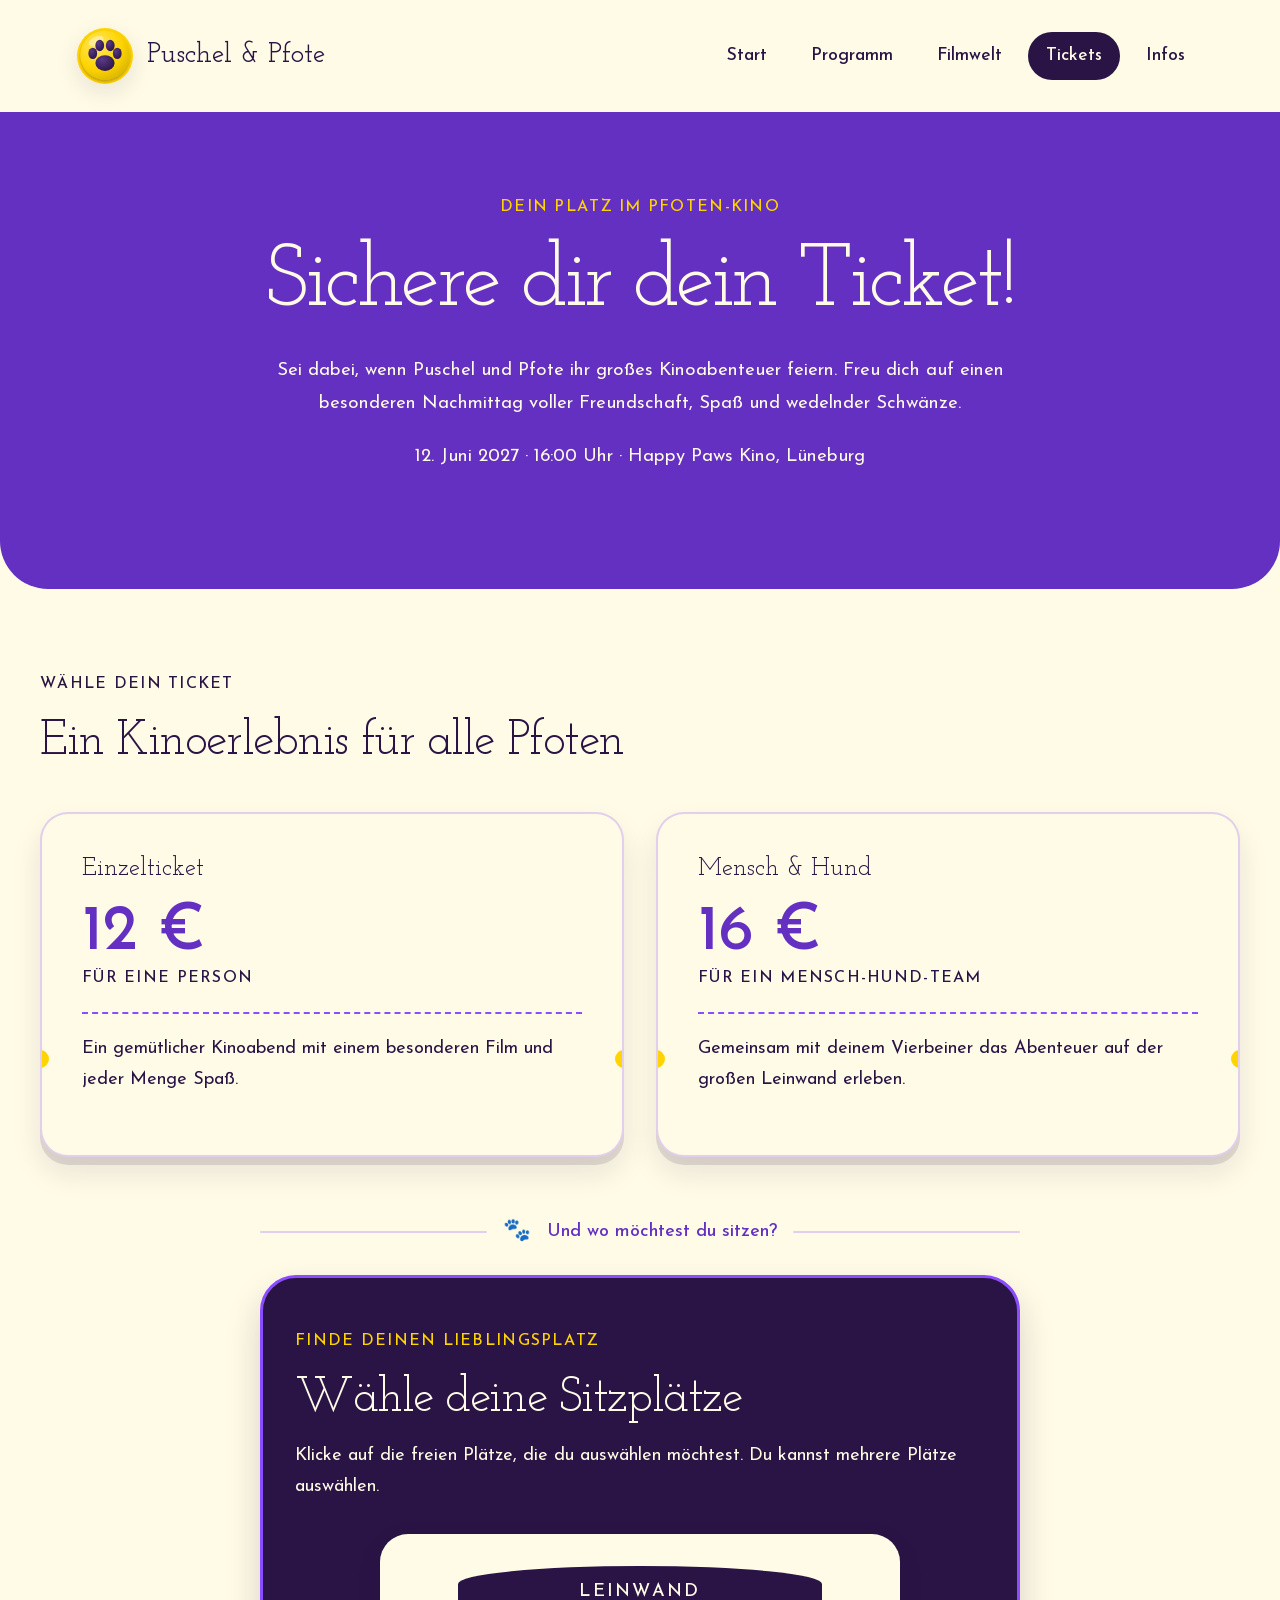
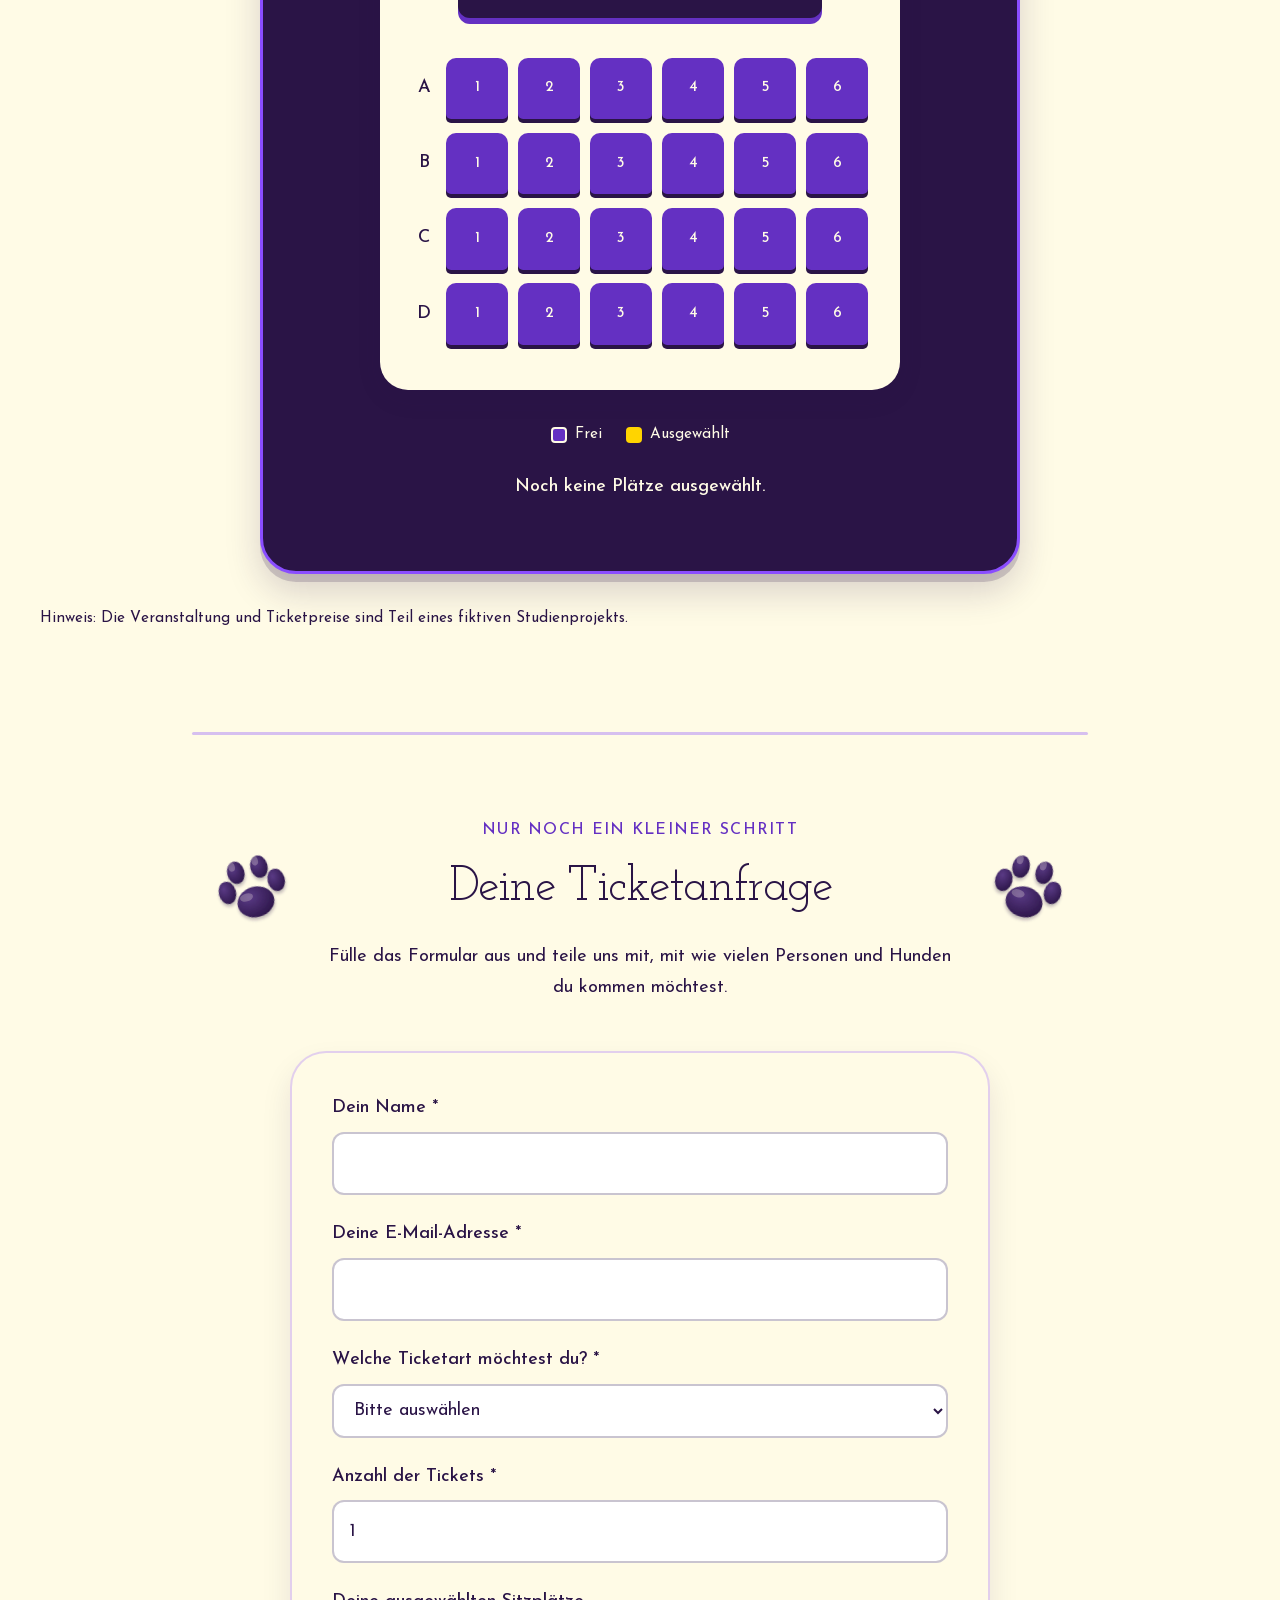
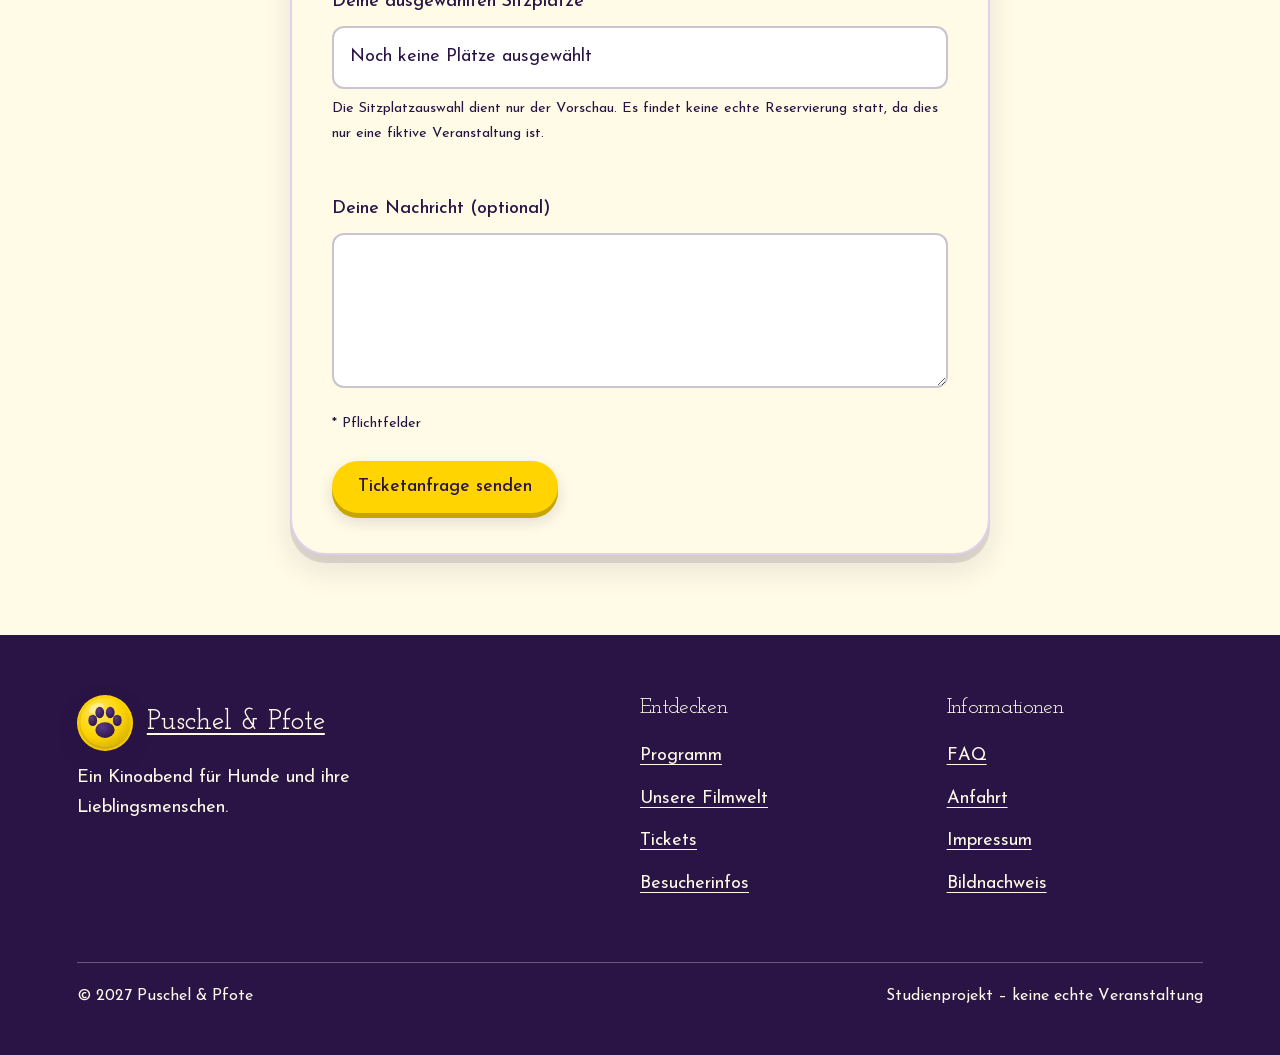
<file: tickets.html>
<!doctype html>
<html lang="de">
<head>
    <meta charset="UTF-8">
    <meta name="viewport" content="width=device-width, initial-scale=1.0">
<meta property="og:type" content="website">
<meta property="og:title" content="Tickets – Puschel &amp; Pfote">
<meta property="og:description" content="Sichere dir dein Ticket für einen unvergesslichen Kinoabend mit deiner Fellnase.">
<meta property="og:image" content="images/hero-puschel-pfote.webp">
<meta property="og:locale" content="de_DE">
    <title>Tickets | Puschel &amp; Pfote</title>
    <meta name="description" content="Sichere dir dein Ticket für die Premiere von Puschel & Pfote am 12. Juni 2027 in Lüneburg.">
<link rel="icon" href="favicon.ico" sizes="any">
<link rel="icon" type="image/png" sizes="32x32" href="images/favicon-32x32.png">
<link rel="icon" type="image/png" sizes="16x16" href="images/favicon-16x16.png">
<link rel="apple-touch-icon" href="images/apple-touch-icon.png">
    <link rel="stylesheet" href="css/style.css">
</head>

<body>

    <a class="skip-link" href="#main">Zum Inhalt springen</a>

   
<header class="site-header">

    <a class="logo" href="index.html" aria-label="Puschel und Pfote – Startseite">
    <img class="logo-paw" src="images/logo.svg" alt="" width="56" height="56">
    <span>Puschel &amp; Pfote</span>
</a>

    <nav class="navigation" aria-label="Hauptnavigation">
        <ul>
            <li><a href="index.html">Start</a></li>
            <li><a href="programm.html">Programm</a></li>
            <li><a href="story.html">Filmwelt</a></li>
            <li><a href="tickets.html" aria-current="page">Tickets</a></li>
            <li><a href="infos.html">Infos</a></li>
        </ul>
    </nav>

</header>


    <main id="main">

        <!-- TICKET-EINSTIEG -->
        <section class="section section-gross ticket-einstieg">
            <div class="container text-container-zentriert">

                <p class="eyebrow">Dein Platz im Pfoten-Kino</p>

                <h1>Sichere dir dein Ticket!</h1>

                <p>
                    Sei dabei, wenn Puschel und Pfote ihr großes
                    Kinoabenteuer feiern. Freu dich auf einen
                    besonderen Nachmittag voller Freundschaft,
                    Spaß und wedelnder Schwänze.
                </p>

                <p>
                    <time datetime="2027-06-12T16:00">
                        12. Juni 2027 · 16:00 Uhr
                    </time>
                    <span aria-hidden="true"> · </span>
                    Happy Paws Kino, Lüneburg
                </p>

            </div>
        </section>

        <!-- TICKETPREISE -->
        <section class="section">
            <div class="container">

                <p class="eyebrow">Wähle dein Ticket</p>
                <h2>Ein Kinoerlebnis für alle Pfoten</h2>

                <div class="ticket-grid">

                    <article class="ticket-card">
                        <h3>Einzelticket</h3>
                        <p class="ticket-preis">12 €</p>
                        <p class="ticket-label">Für eine Person</p>
                        <p>
                            Ein gemütlicher Kinoabend mit einem
                            besonderen Film und jeder Menge Spaß.
                        </p>
                    </article>

                    <article class="ticket-card">
                        <h3>Mensch &amp; Hund</h3>
                        <p class="ticket-preis">16 €</p>
                        <p class="ticket-label">Für ein Mensch-Hund-Team</p>
                        <p>
                            Gemeinsam mit deinem Vierbeiner
                            das Abenteuer auf der großen Leinwand erleben.
                        </p>
                    </article>

                </div>

<!-- SITZPLATZWAHL -->
				<div class="ticket-uebergang">
    <span aria-hidden="true">🐾</span>
    <p>Und wo möchtest du sitzen?</p>
</div>
<div class="sitzplatz-bereich">
    <p class="eyebrow">Finde deinen Lieblingsplatz</p>
    <h2>Wähle deine Sitzplätze</h2>
    <p id="sitzplan-hinweis">
        Klicke auf die freien Plätze, die du auswählen möchtest.
        Du kannst mehrere Plätze auswählen.
    </p>

    <div class="sitzplan">
        <div class="leinwand">LEINWAND</div>

        <div class="sitzreihe">
            <span class="reihen-label" aria-hidden="true">A</span>
            <button type="button" class="sitzplatz" data-seat="A1" aria-pressed="false" aria-label="Reihe A, Platz 1">1</button>
            <button type="button" class="sitzplatz" data-seat="A2" aria-pressed="false" aria-label="Reihe A, Platz 2">2</button>
            <button type="button" class="sitzplatz" data-seat="A3" aria-pressed="false" aria-label="Reihe A, Platz 3">3</button>
            <button type="button" class="sitzplatz" data-seat="A4" aria-pressed="false" aria-label="Reihe A, Platz 4">4</button>
            <button type="button" class="sitzplatz" data-seat="A5" aria-pressed="false" aria-label="Reihe A, Platz 5">5</button>
            <button type="button" class="sitzplatz" data-seat="A6" aria-pressed="false" aria-label="Reihe A, Platz 6">6</button>
        </div>

        <div class="sitzreihe">
            <span class="reihen-label" aria-hidden="true">B</span>
            <button type="button" class="sitzplatz" data-seat="B1" aria-pressed="false" aria-label="Reihe B, Platz 1">1</button>
            <button type="button" class="sitzplatz" data-seat="B2" aria-pressed="false" aria-label="Reihe B, Platz 2">2</button>
            <button type="button" class="sitzplatz" data-seat="B3" aria-pressed="false" aria-label="Reihe B, Platz 3">3</button>
            <button type="button" class="sitzplatz" data-seat="B4" aria-pressed="false" aria-label="Reihe B, Platz 4">4</button>
            <button type="button" class="sitzplatz" data-seat="B5" aria-pressed="false" aria-label="Reihe B, Platz 5">5</button>
            <button type="button" class="sitzplatz" data-seat="B6" aria-pressed="false" aria-label="Reihe B, Platz 6">6</button>
        </div>

        <div class="sitzreihe">
            <span class="reihen-label" aria-hidden="true">C</span>
            <button type="button" class="sitzplatz" data-seat="C1" aria-pressed="false" aria-label="Reihe C, Platz 1">1</button>
            <button type="button" class="sitzplatz" data-seat="C2" aria-pressed="false" aria-label="Reihe C, Platz 2">2</button>
            <button type="button" class="sitzplatz" data-seat="C3" aria-pressed="false" aria-label="Reihe C, Platz 3">3</button>
            <button type="button" class="sitzplatz" data-seat="C4" aria-pressed="false" aria-label="Reihe C, Platz 4">4</button>
            <button type="button" class="sitzplatz" data-seat="C5" aria-pressed="false" aria-label="Reihe C, Platz 5">5</button>
            <button type="button" class="sitzplatz" data-seat="C6" aria-pressed="false" aria-label="Reihe C, Platz 6">6</button>
        </div>

        <div class="sitzreihe">
            <span class="reihen-label" aria-hidden="true">D</span>
            <button type="button" class="sitzplatz" data-seat="D1" aria-pressed="false" aria-label="Reihe D, Platz 1">1</button>
            <button type="button" class="sitzplatz" data-seat="D2" aria-pressed="false" aria-label="Reihe D, Platz 2">2</button>
            <button type="button" class="sitzplatz" data-seat="D3" aria-pressed="false" aria-label="Reihe D, Platz 3">3</button>
            <button type="button" class="sitzplatz" data-seat="D4" aria-pressed="false" aria-label="Reihe D, Platz 4">4</button>
            <button type="button" class="sitzplatz" data-seat="D5" aria-pressed="false" aria-label="Reihe D, Platz 5">5</button>
            <button type="button" class="sitzplatz" data-seat="D6" aria-pressed="false" aria-label="Reihe D, Platz 6">6</button>
        </div>
    </div>

    <div class="sitzplan-legende">
        <span><i class="legende-frei"></i> Frei</span>
        <span><i class="legende-ausgewaehlt"></i> Ausgewählt</span>
    </div>

    <p class="sitzplan-auswahl" id="sitzplan-status" aria-live="polite">
        Noch keine Plätze ausgewählt.
    </p>
</div>

                <p class="ticket-hinweis">
                    Hinweis: Die Veranstaltung und Ticketpreise sind
                    Teil eines fiktiven Studienprojekts.
                </p>

            </div>
        </section>
<div class="ticket-trenner" aria-hidden="true"></div>
        <!-- TICKETFORMULAR -->
        <section class="section section-lila ticket-formular-bereich">
            <div class="container">

                <div class="text-container-zentriert">
                    <p class="eyebrow">Nur noch ein kleiner Schritt</p>
                   
				<div class="ticket-formular-kopf">

    <img
        src="images/pfote.svg"
        alt=""
        aria-hidden="true"
        class="ticket-pfote ticket-pfote-links"
        width="100"
        height="100"
    >

    <h2>Deine Ticketanfrage</h2>

    <img
        src="images/pfote.svg"
        alt=""
        aria-hidden="true"
        class="ticket-pfote"
        width="100"
        height="100"
    >

</div>
                   
					<p>
                        Fülle das Formular aus und teile uns mit,
                        mit wie vielen Personen und Hunden  <br> du kommen möchtest.
                    </p>
                </div>

                <form class="ticket-formular" action="#" method="post">

                    <div class="formular-feld">
                        <label for="name">Dein Name *</label>
                        <input
                            type="text"
                            id="name"
                            name="name"
                            autocomplete="name"
                            required
                        >
                    </div>

                    <div class="formular-feld">
                        <label for="email">Deine E-Mail-Adresse *</label>
                        <input
                            type="email"
                            id="email"
                            name="email"
                            autocomplete="email"
                            required
                        >
                    </div>

                    <div class="formular-feld">
                        <label for="ticketart">Welche Ticketart möchtest du? *</label>
                        <select id="ticketart" name="ticketart" required>
                            <option value="">Bitte auswählen</option>
                            <option value="einzel">Einzelticket</option>
                            <option value="mensch-hund">Mensch &amp; Hund</option>
                        </select>
                    </div>

                    <div class="formular-feld">
                        <label for="anzahl">Anzahl der Tickets *</label>
                        <input
                            type="number"
                            id="anzahl"
                            name="anzahl"
                            min="1"
                            max="10"
                            value="1"
                            required
                        >
                    </div>

<div class="formular-feld">
    <label for="sitzplaetze">Deine ausgewählten Sitzplätze</label>
    <input
        type="text"
        id="sitzplaetze"
        name="sitzplaetze"
        value="Noch keine Plätze ausgewählt"
        readonly
        aria-describedby="sitzplan-hinweis"
    >
	<p class="formular-hinweis">
    Die Sitzplatzauswahl dient nur der Vorschau.
    Es findet keine echte Reservierung statt, da dies nur eine fiktive Veranstaltung ist.
</p>
</div>

                    <div class="formular-feld">
                        <label for="nachricht">Deine Nachricht (optional)</label>
                        <textarea
                            id="nachricht"
                            name="nachricht"
                            rows="4"
                        ></textarea>
                    </div>

                    <p class="formular-hinweis">
                        * Pflichtfelder
                    </p>

                    <button class="button" type="submit">
                        Ticketanfrage senden
                    </button>

                </form>

            </div>
        </section>

    </main>

   <footer class="site-footer">

    <div class="footer-content">

        <div class="footer-brand">

            <a class="logo" href="index.html" aria-label="Puschel und Pfote – Startseite">
    <img class="logo-paw" src="images/logo.svg" alt="" width="56" height="56">
    <span>Puschel &amp; Pfote</span>
</a>

            <p>
                Ein Kinoabend für Hunde
                und ihre Lieblingsmenschen.
            </p>

        </div>

        <div class="footer-links">

            <h2>Entdecken</h2>

            <ul>
                <li><a href="programm.html">Programm</a></li>
                <li><a href="story.html">Unsere Filmwelt</a></li>
                <li><a href="tickets.html">Tickets</a></li>
                <li><a href="infos.html">Besucherinfos</a></li>
            </ul>

        </div>

        <div class="footer-links">

            <h2>Informationen</h2>

            <ul>
                <li>
                    <a href="infos.html#faq">FAQ</a>
                </li>

                <li>
                    <a href="infos.html#anfahrt">Anfahrt</a>
                </li>

                <li>
                    <a href="infos.html#impressum">Impressum</a>
                </li>

                <li>
                    <a href="infos.html#bildnachweis">Bildnachweis</a>
                </li>
            </ul>

        </div>

    </div>

    <div class="footer-bottom">

        <p>
            &copy; 2027 Puschel &amp; Pfote
        </p>

        <p>
            Studienprojekt – keine echte Veranstaltung
        </p>

    </div>

</footer>
<script src="js/sitzplatzwahl.js"></script>
</body>
</html>
</file>
<file: css/style.css>
@charset "UTF-8";

/* =========================================================
   PUSCHEL & PFOTE
   Hauptstylesheet für alle Seiten
   ========================================================= */

/* =========================================
   01. SCHRIFTEN – LOCAL FONTS
========================================= */

/* Josefin Slab – Regular */
@font-face {
  font-family: "Josefin Slab";
  src: url("../fonts/Josefin-Slab/JosefinSlab-Regular.woff2") format("woff2");
  font-weight: 400;
  font-style: normal;
  font-display: swap;
}

/* Josefin Slab – Medium */
@font-face {
  font-family: "Josefin Slab";
  src: url("../fonts/Josefin-Slab/JosefinSlab-Medium.woff2") format("woff2");
  font-weight: 500;
  font-style: normal;
  font-display: swap;
}

/* Josefin Sans – Regular */
@font-face {
  font-family: "Josefin Sans";
  src: url("../fonts/Josefin-Sans/JosefinSans-Regular.woff2") format("woff2");
  font-weight: 400;
  font-style: normal;
  font-display: swap;
}

/* Josefin Sans – Medium */
@font-face {
  font-family: "Josefin Sans";
  src: url("../fonts/Josefin-Sans/JosefinSans-Medium.woff2") format("woff2");
  font-weight: 500;
  font-style: normal;
  font-display: swap;
}


/* ---------------------------------------------------------
   1. FARBEN & DESIGN-VARIABLEN
   --------------------------------------------------------- */

:root {
    --dunkel: #2A1446;
    --hell: #FFFBE6;
    --akzent-1: #FFD400;
    --akzent-2: #8A4DFF;

    /* Dunkleres Lila für bessere Lesbarkeit auf hellen Flächen */
    --lila-dunkel: #6430C2;

    /* Textfarben */
    --text: #2A1446;
    --text-hell: #FFFBE6;

    /* Abstände */
    --abstand-klein: 1rem;
    --abstand-mittel: 2rem;
    --abstand-gross: 5rem;

    /* Ecken */
    --radius-klein: 12px;
    --radius-mittel: 24px;
    --radius-gross: 36px;
    --radius-rund: 999px;

    /* Schatten */
    --schatten:
        0 8px 24px rgba(42, 20, 70, 0.10);

    --schatten-stark:
        0 12px 30px rgba(42, 20, 70, 0.18);

    /* Layout */
    --max-width: 1200px;
    --seitenabstand: 6%;

    /* Animation */
    --transition: 0.25s ease;
}


/* ---------------------------------------------------------
   2. RESET & GRUNDEINSTELLUNGEN
   --------------------------------------------------------- */

*,
*::before,
*::after {
    box-sizing: border-box;
}

html {
    scroll-behavior: smooth;
    scroll-padding-top: 2rem;
}

body {
    margin: 0;
    min-height: 100vh;

    background-color: var(--hell);
    color: var(--dunkel);

      font-family: "Josefin Sans", sans-serif;
  font-weight: 400;

    font-size: 1.125rem;
    line-height: 1.7;
}

img,
picture,
video,
svg {
    max-width: 100%;
}

img {
    display: block;
    height: auto;
}

button,
input,
textarea,
select {
    font: inherit;
}

button {
    cursor: pointer;
}

a {
    color: var(--dunkel);
}

p {
    max-width: 70ch;
    margin-top: 0;
    margin-bottom: 1.25rem;
}

ul,
ol {
    padding-left: 1.5rem;
}

::selection {
    background-color: var(--akzent-1);
    color: var(--dunkel);
}


/* ---------------------------------------------------------
   3. TYPOGRAFIE
   --------------------------------------------------------- */

h1,
h2,
h3,
h4 {
    margin-top: 0;

    font-family: "Josefin Slab", serif;
    font-weight: 400;

    color: var(--dunkel);
    text-wrap: balance;
}

h1 {
    font-size: clamp(2.8rem, 7vw, 5.5rem);
    line-height: 1.05;
    letter-spacing: -0.04em;
    margin-bottom: 1.5rem;
}

h2 {
    font-size: clamp(2rem, 4vw, 3rem);
    line-height: 1.2;
    letter-spacing: -0.03em;
    margin-bottom: 1.25rem;
}

h3 {
    font-size: 1.55rem;
    line-height: 1.25;
    margin-bottom: 1rem;
}

h4 {
    font-size: 1.2rem;
    line-height: 1.3;
    margin-bottom: 0.75rem;
}

small {
    font-size: 1rem;
}

strong {
    font-weight: 500;
}

/* Text-Hilfsklassen */

.text-klein {
    font-size: 1rem;
}

.text-gross {
    font-size: 1.25rem;
}

.text-zentriert {
    text-align: center;
}

.text-hell {
    color: var(--hell);
}

.text-akzent {
    color: var(--akzent-2);
}

.text-gelb {
    color: var(--akzent-1);
}


/* ---------------------------------------------------------
   4. LAYOUT & CONTAINER
   --------------------------------------------------------- */

.container {
    width: min(100% - 2rem, var(--max-width));
    margin-inline: auto;
}

.section {
    padding-block: 5rem;
}

.section-klein {
    padding-block: 3rem;
}

.section-gross {
    padding-block: 7rem;
}

/* Dunkle Bereiche */

.section-dunkel {
    background-color: var(--dunkel);
    color: var(--hell);
}

.section-dunkel h1,
.section-dunkel h2,
.section-dunkel h3,
.section-dunkel h4 {
    color: var(--hell);
}

/* Gelbe Bereiche */

.section-akzent {
    background-color: var(--akzent-1);
}

/* Lila Bereiche */

.section-lila {
    background-color: var(--lila-dunkel);
    color: var(--hell);
}

.section-lila h1,
.section-lila h2,
.section-lila h3,
.section-lila h4 {
    color: var(--hell);
}

/* Textcontainer */

.text-container {
    max-width: 720px;
    margin-inline: auto;
}

.text-container p {
    max-width: 65ch;
}

.text-container-zentriert {
    max-width: 800px;
    margin-inline: auto;
    text-align: center;
}

/* ---------------------------------------------------------
   5. ACCESSIBILITY
   --------------------------------------------------------- */

/* Sprunglink zum Hauptinhalt */

.skip-link {
    position: absolute;
    top: -100px;
    left: 1rem;
    z-index: 9999;

    padding: 1rem 1.5rem;

    background-color: var(--akzent-1);
    color: var(--dunkel);

    border-radius: var(--radius-klein);

    font-weight: 500;
    text-decoration: none;
}

.skip-link:focus {
    top: 1rem;
}

/* Tastaturfokus */

:focus-visible {
    outline: 3px solid var(--akzent-2);
    outline-offset: 4px;
}

/* Fokus auf dunklen Flächen */

.hero a:focus-visible,
.audience a:focus-visible,
.site-footer a:focus-visible,
.section-dunkel a:focus-visible {
    outline-color: var(--akzent-1);
}

/* ---------------------------------------------------------
   6. HEADER & LOGO
   --------------------------------------------------------- */

.site-header {
    display: flex;
    align-items: center;
    justify-content: space-between;

    gap: 2rem;

    padding: 24px var(--seitenabstand);
    min-height: 112px;

    background-color: var(--hell);
}

/* Logo */

.logo {
    display: inline-flex;
    align-items: center;
    gap: 14px;

    color: var(--dunkel);
    text-decoration: none;

    font-size: 1.75rem;
    line-height: 1.2;

    white-space: nowrap;
	    font-family: "Josefin Slab", serif;
    font-weight: 500;
}

.logo-paw {
    display: flex;
    align-items: center;
    justify-content: center;

    width: 56px;
    height: 56px;
    flex-shrink: 0;

    background-color: var(--akzent-1);
    color: var(--dunkel);

    border-radius: 50%;

    font-size: 1.7rem;

    box-shadow: var(--schatten);
}


/* ---------------------------------------------------------
   7. NAVIGATION
   --------------------------------------------------------- */

.navigation ul {
    display: flex;
    align-items: center;
    justify-content: flex-end;

    gap: 8px;
    flex-wrap: wrap;

    list-style: none;
    margin: 0;
    padding: 0;
}

.navigation a {
    display: inline-flex;
    align-items: center;
    justify-content: center;

    min-height: 48px;
    padding: 12px 18px;

    color: var(--dunkel);
    text-decoration: none;

    font-size: 1.1rem;
    font-weight: 500;
    line-height: 1.4;

    border-radius: var(--radius-rund);

    transition:
        background-color var(--transition),
        color var(--transition),
        transform var(--transition);
}

/* Hover */

.navigation a:hover {
    background-color: var(--akzent-1);
    color: var(--dunkel);

    transform: translateY(-2px);
}

/* Aktuelle Seite */

.navigation a[aria-current="page"] {
    background-color: var(--dunkel);
    color: var(--hell);
}


/* ---------------------------------------------------------
   8. BUTTONS & LINKS
   --------------------------------------------------------- */

.button {
    display: inline-flex;
    align-items: center;
    justify-content: center;

    gap: 0.5rem;

    min-height: 52px;
    padding: 14px 26px;

    border: 2px solid transparent;
    border-radius: var(--radius-rund);

    background-color: var(--akzent-1);
    color: var(--dunkel);

    font-size: 1.1rem;
    font-weight: 500;
    line-height: 1.4;

    text-decoration: none;
    text-align: center;

    transition:
        background-color var(--transition),
        color var(--transition),
        transform var(--transition),
        box-shadow var(--transition);
}

/* Hover */

.button:hover {
    transform: translateY(-3px);
    box-shadow: var(--schatten);
}

/* Klick */

.button:active {
    transform: translateY(0);
}

/* Lila Button */

.button-lila {
    background-color: var(--akzent-1);
    color: var(--dunkel);

    border: 2px solid var(--akzent-1);
}

.button-lila:hover {
    background-color: var(--hell);
    color: var(--dunkel);

    border-color: var(--hell);
}

/* Dunkler Button */

.button-dunkel {
    background-color: var(--dunkel);
    color: var(--hell);
}

.button-dunkel:hover {
    background-color: var(--lila-dunkel);
    color: var(--hell);
}

/* Outline Button */

.button-outline {
    background-color: transparent;
    color: var(--hell);

    border: 2px solid var(--hell);
}

.button-outline:hover {
    background-color: var(--hell);
    color: var(--dunkel);
}

/* Button-Gruppen */

.button-gruppe {
    display: flex;
    align-items: center;
    flex-wrap: wrap;
    gap: 1rem;
}

/* Textlinks */

.text-link {
    color: var(--dunkel);
    font-weight: 500;

    text-decoration-thickness: 2px;
    text-underline-offset: 4px;
}

.text-link:hover {
    color: var(--lila-dunkel);
}


/* ---------------------------------------------------------
   9. HERO / STARTBEREICH
   --------------------------------------------------------- */

.hero {
    position: relative;
    overflow: hidden;

  background-color: var(--lila-dunkel);
color: var(--hell);

    padding: 100px 24px;
    min-height: 600px;

    display: flex;
    align-items: center;
}

.hero-content {
    position: relative;
    z-index: 1;
    max-width: 1100px;
    width: 100%;
    margin: 0 auto;
}

/* Kleine Überschrift */

.hero-label {
    display: inline-block;

    background-color: var(--akzent-1);
    color: var(--dunkel);

    padding: 10px 18px;
    border-radius: var(--radius-rund);

    font-size: 1.00rem;
    font-weight: 500;
    letter-spacing: 0.04em;

    margin-bottom: 28px;
}

/* Hauptüberschrift */

.hero h1 {
    max-width: 600px;
    font-size: clamp(3.5rem, 9vw, 8rem);
    line-height: 0.95;
    letter-spacing: -0.06em;
    margin-bottom: 28px;
	color:var(--hell);
}

.hero h1 span {
    color: var(--akzent-1);
}

/* Hero-Text */

.hero-text {
    max-width: 520px;

    font-size: 1.25rem;
    line-height: 1.8;

    color: var(--hell);

    margin-bottom: 28px;
}

/* Datum */

.hero-date {
    font-size: 1.05rem;
    font-weight: 500;

    color: var(--akzent-1);

    margin-bottom: 32px;
}

/* Hero-Buttons */

.hero-buttons {
    display: flex;
    flex-wrap: wrap;
    gap: 16px;

    align-items: center;
}

/* Optionaler Bildbereich – später */

.hero-image {
    width: 100%;
    max-width: 600px;
    margin-inline: auto;
}

.hero-image img {
    width: 100%;
    height: auto;
    object-fit: contain;
}

.hero-bild {
    border-radius: var(--radius-gross);
    overflow: hidden;
}

/* Eyebrow / Label */

.eyebrow {
    display: inline-block;

    margin-bottom: 1rem;

    font-size: 1rem;
    font-weight: 500;

    letter-spacing: 0.08em;
    text-transform: uppercase;
}


/* ---------------------------------------------------------
   10. STARTSEITE – INHALTSBEREICHE
   --------------------------------------------------------- */

.intro,
.highlights,
.audience,
.ticket-cta {
    padding: var(--abstand-gross) var(--seitenabstand);
}

/* Abschnittsüberschriften */

.intro h2,
.highlights h2,
.audience h2,
.ticket-cta h2 {
    margin-top: 0;
    margin-bottom: 24px;
}

/* Textbreite */

.intro p:not(.section-label),
.audience p:not(.section-label),
.ticket-cta p {
    max-width: 70ch;
}

/* Labels */

.section-label {
    display: inline-block;

    margin-bottom: 16px;

    color: var(--dunkel);
    font-weight: 500;

    letter-spacing: 0.06em;
    text-transform: uppercase;
}


/* Vorstellung */

.intro {
    background-color: var(--hell);
}


/* Highlights */

.highlights {
    background-color: var(--akzent-1);
    border-radius: 50px;
}

.highlight-grid {
    display: grid;
    grid-template-columns: repeat(3, minmax(0, 1fr));

    gap: 24px;
    margin-top: 35px;
}

.highlight-card {
    padding: 30px;

    background-color: var(--hell);
    color: var(--dunkel);

    border: 2px solid var(--dunkel);
    border-radius: 28px;

    box-shadow: 0 8px 0 var(--dunkel);
}

.highlight-card h3 {
    margin-top: 0;
}

.highlight-card p {
    margin-bottom: 0;
}


/* Zielgruppe */

.audience {
    background-color: var(--dunkel);
    color: var(--hell);
}

.audience h2 {
    color: var(--hell);
}

.audience .section-label {
    color: var(--akzent-1);
}

.audience a {
    display: inline-block;

    margin-top: 16px;

    color: var(--akzent-1);
    font-weight: 500;

    text-underline-offset: 5px;
}


/* Ticket-Aufruf */

.ticket-cta {
    background-color: var(--hell);
    text-align: center;
}

.ticket-cta h2 {
    max-width: 850px;
    margin-inline: auto;
}

.ticket-cta p {
    margin-inline: auto;
}


/* ---------------------------------------------------------
   11. BILDER & FIGURES
   --------------------------------------------------------- */

figure {
    margin: 0;
}

figure img {
    width: 100%;
    height: auto;
}

figcaption {
    padding-top: 0.75rem;

    font-size: 1rem;
    line-height: 1.5;
}

.image-rounded {
    border-radius: var(--radius-mittel);
    overflow: hidden;
}

.image-circle {
    aspect-ratio: 1 / 1;
    object-fit: cover;
    border-radius: 50%;
}

.image-shadow {
    box-shadow: var(--schatten-stark);
}

.image-cover {
    width: 100%;
    height: 100%;
    object-fit: cover;
}


/* ---------------------------------------------------------
   12. GRID & KARTEN
   --------------------------------------------------------- */

.grid {
    display: grid;
    gap: 2rem;
}

.grid-2 {
    grid-template-columns: repeat(2, minmax(0, 1fr));
}

.grid-3 {
    grid-template-columns: repeat(3, minmax(0, 1fr));
}

.grid-4 {
    grid-template-columns: repeat(4, minmax(0, 1fr));
}

/* Karten-Grid */

.card-grid {
    display: grid;
    grid-template-columns: repeat(3, minmax(0, 1fr));

    gap: 2rem;
}

/* Einzelne Karte */

.card {
    padding: 2rem;

    background-color: #FFFFFF;
    color: var(--dunkel);

    border-radius: var(--radius-mittel);

    box-shadow: var(--schatten);

    transition:
        transform var(--transition),
        box-shadow var(--transition);
}

.card:hover {
    transform: translateY(-4px);
    box-shadow: var(--schatten-stark);
}

.card img {
    border-radius: var(--radius-klein);
}

/* Farbvarianten */

.card-akzent {
    background-color: var(--akzent-1);
}

.card-lila {
    background-color: var(--lila-dunkel);
    color: var(--hell);
}

.card-lila h2,
.card-lila h3,
.card-lila h4 {
    color: var(--hell);
}

.card-dunkel {
    background-color: var(--dunkel);
    color: var(--hell);
}

.card-dunkel h2,
.card-dunkel h3,
.card-dunkel h4 {
    color: var(--hell);
}


/* ---------------------------------------------------------
   13. PROGRAMM
   --------------------------------------------------------- */

.programm-liste {
    display: grid;
    gap: 1.5rem;
}

.programm-punkt {
    display: grid;
    grid-template-columns: 140px minmax(0, 1fr);
    align-items: start;

    gap: 1.5rem;

    padding: 1.5rem;

    background-color: #FFFFFF;
    color: var(--dunkel);

    border-radius: var(--radius-mittel);
    box-shadow: var(--schatten);
}

.programm-zeit {
    font-weight: 500;
    color: var(--lila-dunkel);
}

.programm-punkt h3 {
    margin-bottom: 0.5rem;
}


/* Programm-Tabelle */

.programm-tabelle {
    width: 100%;
    border-collapse: collapse;

    background-color: #FFFFFF;
    color: var(--dunkel);
}

.programm-tabelle th,
.programm-tabelle td {
    padding: 1rem;

    border: 1px solid rgba(42, 20, 70, 0.25);

    text-align: left;
    vertical-align: top;
}

.programm-tabelle th {
    background-color: var(--akzent-1);
    font-weight: 500;
}


/* ---------------------------------------------------------
   14. TICKETS & PREISE
   --------------------------------------------------------- */

.ticket-card {
    padding: 2.5rem;

    background-color: var(--akzent-1);
    color: var(--dunkel);

    border-radius: var(--radius-gross);
    box-shadow: var(--schatten);
}

.ticket-preis {
    font-size: clamp(2.5rem, 5vw, 4rem);
    font-weight: 500;
    line-height: 1;
}

.ticket-label {
    font-size: 1rem;
    font-weight: 500;

    letter-spacing: 0.08em;
    text-transform: uppercase;
}


/* ---------------------------------------------------------
   15. FORMULARE
   --------------------------------------------------------- */

.formular {
    display: grid;
    gap: 1.5rem;
}

.formular-gruppe {
    display: grid;
    gap: 0.5rem;
}

label {
    font-weight: 500;
}

/* Eingabefelder */

input,
textarea,
select {
    width: 100%;
    min-height: 48px;

    padding: 12px 16px;

    border: 2px solid var(--dunkel);
    border-radius: var(--radius-klein);

    background-color: #FFFFFF;
    color: var(--dunkel);
}

textarea {
    min-height: 150px;
    resize: vertical;
}

/* Platzhalter */

input::placeholder,
textarea::placeholder {
    color: #655579;
    opacity: 1;
}

/* Fokus */

input:focus,
textarea:focus,
select:focus {
    border-color: var(--lila-dunkel);
}

/* Checkboxen & Radio */

input[type="checkbox"],
input[type="radio"] {
    width: 24px;
    height: 24px;
    min-height: 24px;

    accent-color: var(--lila-dunkel);
}

.checkbox-gruppe {
    display: flex;
    align-items: flex-start;
    gap: 0.75rem;
}

.checkbox-gruppe label {
    font-weight: 400;
}

.formular-hinweis {
    font-size: 1rem;
}

.formular-fehler {
    color: var(--dunkel);
    font-weight: 500;
}


/* ---------------------------------------------------------
   16. FAQ / DETAILS & SUMMARY
   --------------------------------------------------------- */

.faq {
    display: grid;
    gap: 1rem;
}

.faq details {
    padding: 1.25rem 1.5rem;

    background-color: #FFFFFF;
    color: var(--dunkel);

    border-radius: var(--radius-klein);
    box-shadow: var(--schatten);
}

.faq summary {
    cursor: pointer;
    font-weight: 500;
}

.faq details[open] summary {
    margin-bottom: 1rem;
}

.faq details p:last-child {
    margin-bottom: 0;
}


/* ---------------------------------------------------------
   17. BADGES & KLEINE ELEMENTE
   --------------------------------------------------------- */

.badge {
    display: inline-flex;
    align-items: center;

    padding: 0.4rem 0.9rem;

    background-color: var(--akzent-1);
    color: var(--dunkel);

    border-radius: var(--radius-rund);

    font-size: 1rem;
    font-weight: 500;
}

.badge-lila {
    background-color: var(--lila-dunkel);
    color: var(--hell);
}

.divider {
    border: 0;
    border-top: 2px solid rgba(42, 20, 70, 0.2);
    margin-block: 2rem;
}


/* ---------------------------------------------------------
   18. FOOTER
   --------------------------------------------------------- */

.site-footer {
    padding: 60px var(--seitenabstand) 25px;

    background-color: var(--dunkel);
    color: var(--hell);
}

.footer-content {
    display: grid;
    grid-template-columns: 2fr 1fr 1fr;
    align-items: start;

    gap: 50px;

    max-width: var(--max-width);
    margin-inline: auto;
}

/* Logo */

.site-footer .logo {
    color: var(--hell);
}

.footer-brand p {
    max-width: 350px;
}

/* Überschriften */

.site-footer h2 {
    color: var(--hell);
    font-size: 1.35rem;
}

/* Listen */

.site-footer ul {
    list-style: none;
    padding: 0;
    margin: 0;
}

.site-footer li {
    margin-bottom: 12px;
}

/* Links */

.site-footer a {
    color: var(--hell);
    text-decoration: underline;
    text-underline-offset: 4px;
}

.site-footer a:hover {
    color: var(--akzent-1);
}

/* Unterer Footer */

.footer-bottom {
    display: flex;
    justify-content: space-between;
    align-items: center;

    gap: 20px;

    max-width: var(--max-width);
    margin: 50px auto 0;
    padding-top: 20px;

    border-top: 1px solid rgba(255, 251, 230, 0.3);

    font-size: 1rem;
}


/* ---------------------------------------------------------
   19. ANIMATIONEN
   --------------------------------------------------------- */

.float {
    animation: float 4s ease-in-out infinite;
}

@keyframes float {
    0%,
    100% {
        transform: translateY(0);
    }

    50% {
        transform: translateY(-10px);
    }
}


/* ---------------------------------------------------------
   20. RESPONSIVE DESIGN – TABLET
   --------------------------------------------------------- */

@media (max-width: 1000px) {

    /* Header */

    .site-header {
        flex-direction: column;
        justify-content: center;

        gap: 1.25rem;
        padding: 1.5rem 4%;
    }

    .navigation ul {
        justify-content: center;
    }

    /* Hero */

    .hero {
        min-height: auto;
    }

    /* Karten */

    .card-grid,
    .grid-3,
    .grid-4 {
        grid-template-columns: repeat(2, minmax(0, 1fr));
    }

    .highlight-grid {
        grid-template-columns: repeat(2, minmax(0, 1fr));
    }

    /* Footer */

    .footer-content {
        grid-template-columns: 1fr 1fr;
    }

}


/* ---------------------------------------------------------
   21. RESPONSIVE DESIGN – SMARTPHONE
   --------------------------------------------------------- */

@media (max-width: 700px) {

    :root {
        --seitenabstand: 4%;
        --abstand-gross: 3.5rem;
    }

    body {
        font-size: 1.0625rem;
        line-height: 1.7;
    }

    /* Header */

    .site-header {
        gap: 1rem;
        padding: 20px 4%;
    }

    .logo {
        font-size: 1.25rem;
        gap: 10px;
    }

    .logo-paw {
        width: 48px;
        height: 48px;
        font-size: 1.5rem;
    }

    /* Navigation */

    .navigation ul {
        gap: 6px;
    }

    .navigation a {
        min-height: 48px;
        padding: 10px 12px;
        font-size: 1rem;
    }

    /* Überschriften */

    h1 {
        font-size: clamp(2.8rem, 13vw, 4rem);
    }

    h2 {
        font-size: clamp(2rem, 9vw, 3rem);
    }

    h3 {
        font-size: 1.35rem;
    }

    /* Bereiche */

    .section {
        padding-block: 3.5rem;
    }

    .section-gross {
        padding-block: 4.5rem;
    }

    /* Hero */

    .hero {
        padding: 3.5rem 4%;
        border-radius: 0 0 35px 35px;
    }

    .hero-text {
        font-size: 1.1rem;
    }

    .hero-buttons {
        flex-direction: column;
        align-items: stretch;
    }

    .hero-buttons .button {
        width: 100%;
    }

    /* Startseite */

    .intro,
    .highlights,
    .audience,
    .ticket-cta {
        padding: 3.5rem 4%;
    }

    .highlights {
        border-radius: 30px;
    }

    .highlight-grid {
        grid-template-columns: 1fr;
        gap: 24px;
    }

    .highlight-card {
        padding: 25px;
    }

    /* Grid & Karten */

    .card-grid,
    .grid-2,
    .grid-3,
    .grid-4 {
        grid-template-columns: 1fr;
    }

    .card {
        padding: 1.5rem;
    }

    /* Programm */

    .programm-punkt {
        grid-template-columns: 1fr;
        gap: 0.5rem;
        padding: 1.25rem;
    }

    .programm-tabelle {
        font-size: 1rem;
    }

    .programm-tabelle th,
    .programm-tabelle td {
        padding: 0.75rem;
    }

    /* Tickets */

    .ticket-card {
        padding: 1.5rem;
    }

    .button-gruppe {
        flex-direction: column;
        align-items: stretch;
    }

    .button-gruppe .button {
        width: 100%;
    }

    /* Footer */

    .footer-content {
        grid-template-columns: 1fr;
        gap: 30px;
    }

    .footer-bottom {
        flex-direction: column;
        align-items: flex-start;
        gap: 10px;
    }

}


/* ---------------------------------------------------------
   22. REDUCED MOTION
   --------------------------------------------------------- */

@media (prefers-reduced-motion: reduce) {

    html {
        scroll-behavior: auto;
    }

    *,
    *::before,
    *::after {
        animation-duration: 0.01ms !important;
        animation-iteration-count: 1 !important;
        transition-duration: 0.01ms !important;
    }
}


/* ---------------------------------------------------------
   23. DRUCKANSICHT
   --------------------------------------------------------- */

@media print {

    body {
        background-color: #FFFFFF;
        color: #000000;
        font-size: 12pt;
    }

    .site-header,
    .navigation,
    .site-footer,
    .skip-link,
    .button,
    button {
        display: none !important;
    }

    main {
        width: 100%;
    }

    section {
        padding-block: 1rem;
        break-inside: avoid;
    }

    a {
        color: #000000;
        text-decoration: underline;
    }

    img {
        max-width: 100%;
        break-inside: avoid;
    }

    h1,
    h2,
    h3 {
        color: #000000;
        break-after: avoid;
    }

    .card {
        box-shadow: none;
        border: 1px solid #CCCCCC;
    }

}

/* =========================================================
   24. HERO – BUTTONS & MICROINTERACTIONS
   ========================================================= */

.hero .button-lila {
    background-color: var(--akzent-1);
    color: var(--dunkel);
    border: 2px solid var(--akzent-1);

    box-shadow:
        0 5px 0 #C6A500,
        0 8px 16px rgba(42, 20, 70, 0.15);
}

.hero .button-outline {
    background-color: transparent;
    color: var(--hell);
    border: 2px solid var(--hell);

    box-shadow:
        0 5px 0 rgba(255, 251, 230, 0.25);
}

.hero .button-lila:hover {
    background-color: var(--hell);
    color: var(--dunkel);
    border-color: var(--hell);

    transform: translateY(-4px);
    box-shadow:
        0 8px 0 #C6A500,
        0 12px 22px rgba(42, 20, 70, 0.2);
}

.hero .button-outline:hover {
    background-color: var(--hell);
    color: var(--dunkel);

    transform: translateY(-4px);
    box-shadow:
        0 8px 0 rgba(255, 251, 230, 0.35);
}

.hero .button:active {
    transform: translateY(1px);
    box-shadow: none;
}


/* =========================================================
   25. HERO – ABSTRAKTE FILMKULISSE
   ========================================================= */

.hero {
    position: relative;
    isolation: isolate;
}

/* Große gelbe Bühnenform */

.hero::before {
    content: "";
    position: absolute;

    width: 420px;
    height: 400px;

    right: 5%;
    top: 50px;

    background-color: var(--akzent-1);

    border-radius: 48% 52% 37% 63% / 55% 40% 60% 45%;

    box-shadow: 12px 16px 0 rgba(42, 20, 70, 0.15);

    z-index: 0;
    pointer-events: none;

    animation: blob-schweben 8s ease-in-out infinite;
}

/* Kleine cremefarbene Gegenform */

.hero::after {
    content: "";
    position: absolute;

    width: 180px;
    height: 200px;

    right: 25%;
    bottom: 50px;

    background-color: var(--hell);

    border-radius: 38% 62% 65% 35% / 45% 55% 40% 60%;

    box-shadow: 8px 12px 0 rgba(42, 20, 70, 0.12);

    z-index: 0;
    pointer-events: none;

    animation: blob-schweben 6s ease-in-out infinite reverse;
}


/* STARTSEITE – HERO-INHALT ETWAS NACH OBEN */

.hero {
    padding-bottom: 5rem;
}

.hero-content {
    transform: translateY(-2rem);
}

/* =========================================================
   26. BLOB-BEWEGUNG
   ========================================================= */

@keyframes blob-schweben {
    0%, 100% {
        transform: translateY(0) rotate(0deg);
    }

    50% {
        transform: translateY(-14px) rotate(3deg);
    }
}

/* =========================================================
   27. FILMISCHER SEITENRHYTHMUS
   ========================================================= */

/* Intro – ruhige Eröffnung */

.intro {
    background-color: var(--hell);
    color: var(--dunkel);

    padding-block: 7rem;
}

/* Highlights – gelbe Szene */

.highlights {
    background-color: var(--akzent-1);
    color: var(--dunkel);

    padding-block: 6rem;

    border-radius: 0;
}

/* Audience – dunkle Szene */

.audience {
    background-color: var(--dunkel);
    color: var(--hell);

    padding-block: 7rem;
}

/* Ticket – Finale */

.ticket-cta {
    background-color: var(--lila-dunkel);
    color: var(--hell);

    padding-block: 6rem;

    text-align: center;
}


/* =========================================================
   28. FILMISCHE TYPOGRAFIE
   ========================================================= */

.intro h2,
.highlights h2,
.audience h2,
.ticket-cta h2 {
    font-size: clamp(2rem, 5vw, 4rem);
    line-height: 1.05;
    letter-spacing: -0.04em;

    max-width: 850px;

    margin-bottom: 1.5rem;
}

.ticket-cta h2 {
    margin-inline: auto;
}

.intro p,
.audience p,
.ticket-cta p {
    max-width: 650px;
    line-height: 1.8;
    font-size: 1.2rem;
}

.ticket-cta p {
    margin-inline: auto;
}

.ticket-cta h2,
.ticket-cta p {
    color: var(--hell);
}

.ticket-cta .section-label {
    color: var(--hell);
}

/* =========================================================
   29. HIGHLIGHT-KARTEN
   ========================================================= */

.highlight-grid {
    display: grid;
    grid-template-columns: repeat(3, minmax(0, 1fr));

    gap: 24px;
    margin-top: 48px;
}

.highlight-card {
    padding: 32px;

    background-color: var(--hell);
    color: var(--dunkel);

    border: 0;
    border-radius: var(--radius-mittel);

    box-shadow:
        0 6px 0 rgba(42, 20, 70, 0.18),
        var(--schatten);

    transition:
        transform var(--transition),
        box-shadow var(--transition);
}

.highlight-card h3 {
    margin-bottom: 16px;
}

.highlight-card p {
    line-height: 1.7;
    margin-bottom: 0;
}

@media (hover: hover) {
    .highlight-card:hover {
        transform: translateY(-5px);

        box-shadow:
            0 10px 0 rgba(42, 20, 70, 0.15),
            var(--schatten-stark);
    }
}


/* =========================================================
   30. MOBILE-ANPASSUNGEN FÜR DIE FILMKULISSE
   ========================================================= */

@media (max-width: 700px) {

    .intro,
    .highlights,
    .audience,
    .ticket-cta {
        padding-block: 3.5rem;
    }

    .highlight-grid {
        grid-template-columns: 1fr;
        gap: 20px;
        margin-top: 32px;
    }

    .highlight-card {
        padding: 26px;
    }

   .hero::before {
    width: 240px;
    height: 240px;
    right: -100px;
    top: 40px;
}

.hero::after {
    width: 110px;
    height: 110px;
    right: 60px;
    bottom: 20px;
}
}

/* =========================================================
   31. REDUCED MOTION – DEKORATIVE BEWEGUNGEN
   ========================================================= */

@media (prefers-reduced-motion: reduce) {

    .hero::before,
    .hero::after {
        animation: none;
    }

    .hero .button:hover,
    .hero .button-lila:hover,
    .hero .button-outline:hover,
    .hero .button:active,
    .highlight-card:hover,.navigation a:hover,
.navigation a:active,
.ticket-cta .button:hover,
.ticket-cta .button:active {
        transform: none;
    }
}

/* Lesbarkeit im Audience-Bereich */
.audience p {
    font-weight: 400;
    line-height: 1.85;
    max-width: 60ch;
    margin-bottom: 1.75rem;
}
/* Smartphone */
@media (max-width: 700px) {
    .navigation a {
        font-size: 1rem;
    }

    .button {
        font-size: 1.05rem;
    }
}

/* Navigation – plastischer Hover-Effekt */

.navigation a {
    transition:
        background-color var(--transition),
        color var(--transition),
        transform var(--transition),
        box-shadow var(--transition);
}

.navigation a:hover {
    background-color: var(--akzent-1);
    color: var(--dunkel);

    transform: translateY(-4px);

    box-shadow:
        0 6px 0 #C6A500,
        0 10px 18px rgba(42, 20, 70, 0.15);
}

.navigation a:active {
    transform: translateY(1px);
    box-shadow: none;
}

/* Ticket-CTA – plastische Buttons */

.ticket-cta .button {
    transition:
        background-color var(--transition),
        color var(--transition),
        border-color var(--transition),
        transform var(--transition),
        box-shadow var(--transition);
}

.ticket-cta .button:not(.button-outline) {
    box-shadow:
        0 5px 0 #C6A500,
        0 8px 16px rgba(42, 20, 70, 0.15);
}

.ticket-cta .button.button-outline {
    box-shadow:
        0 5px 0 rgba(255, 251, 230, 0.25);
}

.ticket-cta .button:hover {
    background-color: var(--hell);
    color: var(--dunkel);
    border-color: var(--hell);

    transform: translateY(-4px);

    box-shadow:
        0 8px 0 rgba(255, 251, 230, 0.35),
        0 12px 22px rgba(42, 20, 70, 0.2);
}

.ticket-cta .button:active {
    transform: translateY(1px);
    box-shadow: none;
}

.ticket-cta .hero-buttons {
    justify-content: center;
}


/* =========================================
   PROGRAMMSEITE – NOSTALGISCHE KINOTAFEL
========================================= */

.programm-tafel {
    max-width: 900px;
    margin: 4rem auto;
    padding: 2.5rem;
    background-color: var(--dunkel);
    border: 8px solid var(--akzent-2);
    border-radius: 24px;
    box-shadow:
        0 10px 0 #1C0D30,
        0 18px 30px rgba(42, 20, 70, 0.2);
}

.tafel-kopf {
    text-align: center;
    margin-bottom: 2.5rem;
}

.tafel-label {
    color: var(--akzent-1);
    font-family: "Josefin Sans", sans-serif;
    font-weight: 500;
    letter-spacing: 0.12em;
    text-transform: uppercase;
}

.tafel-kopf h2 {
    color: var(--hell);
    margin: 0.5rem 0;
}

.tafel-datum {
    color: var(--akzent-1);
    font-weight: 500;
}

.programm-liste {
    display: grid;
    gap: 1rem;
}

.programm-eintrag {
    display: grid;
    grid-template-columns: 110px 1fr;
    gap: 1.5rem;
    align-items: start;
    padding: 1.25rem;
    background-color: #3B2457;
    border-radius: 12px;
    box-shadow: 0 4px 0 #1C0D30;
}

.programm-eintrag time {
    color: var(--akzent-1);
    font-family: "Josefin Slab", serif;
    font-size: 1.8rem;
    font-weight: 500;
    text-align: center;
    letter-spacing: 0.04em;
}

.programm-eintrag h3 {
    color: var(--hell);
    font-family: "Josefin Slab", serif;
    margin: 0 0 0.4rem;
}

.programm-eintrag p {
    color: var(--hell);
    margin: 0;
    font-size: 1.15rem;
    line-height: 1.7;
}

.tafel-fussnote {
    color: var(--akzent-1);
    text-align: center;
    margin: 2rem 0 0;
    font-weight: 500;
}

/* Kinotafel auf kleinen Bildschirmen */

@media (max-width: 600px) {
    .programm-tafel {
        padding: 1.25rem;
        margin: 2rem auto;
        border-width: 5px;
    }

    .programm-eintrag {
        grid-template-columns: 1fr;
        gap: 0.5rem;
        padding: 1rem;
    }

    .programm-eintrag time {
        text-align: left;
        font-size: 1.5rem;
    }
}



/* =========================================
   FEINSCHLIFF PROGRAMMSEITE
========================================= */

/* Einleitung bekommt mehr Raum */

.programm-hero {
    width: min(100% - 2.5rem, 850px);
    margin: 3rem auto 4rem;
    padding: 2rem clamp(1rem, 4vw, 3rem);
    text-align: center;
}

.programm-hero p:not(.eyebrow) {
    max-width: 650px;
    margin: 1rem auto 0;
}


/* Kinotafel: mehr Vintage-Schaukasten */

.programm-tafel {
    width: min(100% - 2rem, 940px);
    box-sizing: border-box;
    margin: 4rem auto;
    padding: clamp(1.5rem, 4vw, 3rem);
    background:
        linear-gradient(145deg, #35204F, var(--dunkel) 55%);
    border: 10px solid var(--akzent-2);
    border-radius: 18px;
    box-shadow:
        inset 0 0 0 4px #1C0D30,
        inset 0 0 0 7px var(--akzent-1),
        0 10px 0 #1C0D30,
        0 20px 35px rgba(42, 20, 70, 0.25);
}

.tafel-kopf {
    margin-bottom: 2.5rem;
}

.tafel-kopf h2 {
    font-size: clamp(2.5rem, 6vw, 4rem);
    letter-spacing: 0.08em;
    text-transform: uppercase;
    text-shadow: 2px 3px 0 #1C0D30;
}


/* Die einzelnen Programmfelder */

.programm-eintrag {
    grid-template-columns: 125px 1fr;
    gap: 1.5rem;
    padding: 1.5rem;
    background: linear-gradient(145deg, #493064, #35204F);
    border: 2px solid #68458B;
    border-radius: 8px;
    box-shadow:
        inset 0 2px 4px rgba(255, 251, 230, 0.08),
        0 5px 0 #1C0D30;
}

.programm-eintrag time {
    font-size: 2.2rem;
    letter-spacing: 0.08em;
    text-shadow: 2px 2px 0 #1C0D30;
}

.programm-eintrag h3 {
    font-size: clamp(1.45rem, 3vw, 1.9rem);
    letter-spacing: 0.045em;
    line-height: 1.25;
    text-transform: uppercase;
    text-shadow: 1px 2px 0 #1C0D30;
}

.tafel-fussnote {
    letter-spacing: 0.08em;
    text-transform: uppercase;
}


/* Smartphone */

@media (max-width: 600px) {
    .programm-hero {
        width: calc(100% - 2rem);
        margin: 2rem auto 3rem;
        padding: 1rem 0.5rem;
    }

    .programm-tafel {
        border-width: 6px;
    }

    .programm-eintrag {
        grid-template-columns: 1fr;
        padding: 1.1rem;
    }

    .programm-eintrag time {
        font-size: 1.9rem;
    }
}


/* =========================================
   KINOTAFEL – EINZELNE BUCHSTABEN
========================================= */


/* Gelbe Uhrzeit-Plättchen – alle gleich groß */

.programm-eintrag time {
    display: flex;
    width: 105px;
    height: 58px;
    box-sizing: border-box;
    padding: 0.45rem 0.7rem;

    align-items: center;
    justify-content: center;

    color: var(--dunkel);
    background: var(--akzent-1);
    border: 2px solid #D6B400;
    border-radius: 5px;

    font-family: "Josefin Slab", serif;
    font-size: 2.1rem;
    font-weight: 500;
    letter-spacing: 0.04em;
	text-shadow:none;

    box-shadow:
        0 3px 0 #A88F00,
        0 5px 8px rgba(0, 0, 0, 0.2);
}


/* Buchstaben wirken wie einzeln eingesetzte Plättchen */

.programm-eintrag h3 {
    display: flex;
    flex-wrap: wrap;
    gap: 0.12em;
    align-items: center;
    font-size: clamp(1.45rem, 3vw, 1.9rem);
    line-height: 1.5;
    letter-spacing: 0;
    text-shadow: none;
}

/* Jedes Wort erhält einen eigenen kleinen Buchstaben-Look */

.programm-eintrag h3 {
    word-spacing: 0.15em;
}

/* Etwas mehr Tiefe für die Programmfelder */

.programm-eintrag {
    background: linear-gradient(145deg, #493064, #2F1B48);
    border: 2px solid #68458B;
    box-shadow:
        inset 0 2px 3px rgba(255, 251, 230, 0.1),
        0 5px 0 #1C0D30,
        0 8px 12px rgba(0, 0, 0, 0.15);
}


/* CTA unter der Kinotafel */


.programm-cta {
    width: min(100% - 2rem, 850px);
    margin: 5rem auto 6rem;
    padding: 3rem 2rem;
    text-align: center;
    background: var(--akzent-2);
    color: var(--hell);
    border: 3px solid #6F35D6;
    border-radius: 24px;
    box-shadow:
        0 6px 0 #5425A8,
        0 12px 20px rgba(0, 0, 0, 0.15);
}

.programm-cta h2 {
    margin-bottom: 1rem;
    color: var(--hell);
}

.programm-cta p {
    margin-bottom: 1.75rem;
    font-size: 1.15rem;
}


.programm-cta .button {
    display: inline-flex;
    justify-content: center;
    align-items: center;
}

/* 3D-Effekt für den Button auf der Programmseite */

.programm-cta .button {
    transition:
        background-color var(--transition),
        color var(--transition),
        transform var(--transition),
        box-shadow var(--transition);

    box-shadow:
        0 5px 0 #C6A500,
        0 8px 16px rgba(42, 20, 70, 0.15);
}

.programm-cta .button:hover {
    transform: translateY(-4px);
    box-shadow:
        0 8px 0 #C6A500,
        0 12px 22px rgba(42, 20, 70, 0.2);
}

.programm-cta .button:active {
    transform: translateY(2px);
    box-shadow:
        0 2px 0 #C6A500;
}


/* 3D-Effekt für den Story-CTA-Button */

.section-lila .button {
    transition:
        background-color var(--transition),
        color var(--transition),
        transform var(--transition),
        box-shadow var(--transition);

    box-shadow:
        0 5px 0 #C6A500,
        0 8px 16px rgba(42, 20, 70, 0.15);
}

.section-lila .button:hover {
    transform: translateY(-4px);
    box-shadow:
        0 8px 0 #C6A500,
        0 12px 22px rgba(42, 20, 70, 0.2);
}

.section-lila .button:active {
    transform: translateY(2px);
    box-shadow: 0 2px 0 #C6A500;
}


/* =========================================
   STORY – FILMKAPITEL
========================================= */

.story-kapitel {
    padding: 5rem 1.5rem;
}

.story-kapitel-layout {
    display: grid;
    grid-template-columns: 1fr 1fr;
    align-items: center;
    gap: 3rem;
    max-width: 1100px;
}

.story-kapitel-text {
    max-width: 58ch;
}

.story-kapitel-text p {
    margin-bottom: 1.25rem;
}

.story-bildplatzhalter {
    min-height: 340px;
    display: flex;
    align-items: center;
    justify-content: center;
    padding: 2rem;
    text-align: center;
    color: var(--dunkel);
    background: var(--hell);
    border: 3px dashed var(--akzent-2);
    border-radius: 24px;
    box-shadow: 0 7px 0 rgba(42, 20, 70, 0.12);
}

.story-bildplatzhalter span {
    max-width: 24ch;
    font-weight: 500;
}

.story-kapitel-zwei {
    background: var(--dunkel);
    color: var(--hell);
}

.story-kapitel-zwei .story-bildplatzhalter {
    background: var(--hell);
    color: var(--dunkel);
}

/* Mobile Darstellung */

@media (max-width: 700px) {
    .story-kapitel {
        padding: 3.5rem 1.25rem;
    }

    .story-kapitel-layout {
        grid-template-columns: 1fr;
        gap: 2rem;
    }

    .story-bildplatzhalter {
        min-height: 250px;
    }
}

/* STORY – eigener Einstieg */

.story-einstieg {
    background: var(--lila-dunkel);
    color: var(--hell);
    padding-block: 5rem 6rem;
    border-radius: 0 0 48px 48px;
}

.story-einstieg h1 {
    color: var(--hell);
}

.story-einstieg .eyebrow {
    color: var(--akzent-1);
}

.story-einstieg p:not(.eyebrow) {
    color: var(--hell);
    font-size: 1.2rem;
    line-height: 1.8;
    margin-inline: auto;
}

/* STORY – WEICHER ÜBERGANG VOM EINSTIEG ZUM KAPITEL 1 */

.story-einstieg {
    position: relative;
    margin-bottom: 4rem;
    border-radius: 0 0 48px 48px;
}

/* Kleine cremefarbene Welle am unteren Rand */
.story-einstieg::after {
    content: "";
    position: absolute;
    left: 0;
    right: 0;
    bottom: -28px;
    height: 45px;
    background: var(--hell);
    border-radius: 50% 50% 0 0 / 100% 100% 0 0;
    z-index: 1;
}


/* =========================================
   STORY – FILMKAPITEL MIT CLAY-EFFEKT
========================================= */

/* Kapitel bekommen mehr räumliche Tiefe */

.story-kapitel {
    position: relative;
    padding-block: 6rem;
}

/* Bildbereiche als weiche Clay-Karten */

.story-bildplatzhalter {
    min-height: 380px;
    background: var(--hell);
    border: 0;
    border-radius: 36px;

    box-shadow:
        0 8px 0 rgba(42, 20, 70, 0.12),
        0 16px 30px rgba(42, 20, 70, 0.10);

    transition:
        transform var(--transition),
        box-shadow var(--transition);
}

/* Dezente Bewegung beim Darüberfahren */

@media (hover: hover) and (prefers-reduced-motion: no-preference) {
    .story-bildplatzhalter:hover {
        transform: translateY(-5px);
        box-shadow:
            0 12px 0 rgba(42, 20, 70, 0.10),
            0 22px 35px rgba(42, 20, 70, 0.14);
    }
}

/* Kapitel 2 – heller Text auf dunklem Hintergrund */

.story-kapitel-zwei h2 {
    color: var(--hell);
}

.story-kapitel-zwei .eyebrow {
    color: var(--akzent-1);
}

/* Kapitel 2 bekommt einen passenden Bildrahmen */

.story-kapitel-zwei .story-bildplatzhalter {
    box-shadow:
        0 8px 0 rgba(0, 0, 0, 0.18),
        0 16px 30px rgba(0, 0, 0, 0.15);
}

/* Smartphone */

@media (max-width: 700px) {
    .story-kapitel {
        padding-block: 4rem;
    }

    .story-bildplatzhalter {
        min-height: 260px;
        border-radius: 26px;
    }
}


/* =========================================
   STORY – WEITERE FILMKAPITEL
========================================= */

/* Kapitel 3 – heller Hintergrund */
.story-kapitel-drei {
    background: var(--hell);
}

/* Kapitel 4 – dunkler Hintergrund */
.story-kapitel-vier {
    background: var(--dunkel);
    color: var(--hell);
}

.story-kapitel-vier h2 {
    color: var(--hell);
}

.story-kapitel-vier .eyebrow {
    color: var(--akzent-1);
}

/* Einheitliche Bildflächen */
.story-kapitel-drei .story-bildplatzhalter,
.story-kapitel-vier .story-bildplatzhalter {
    min-height: 380px;
    border: 0;
    border-radius: 36px;
    box-shadow:
        0 8px 0 rgba(42, 20, 70, 0.12),
        0 16px 30px rgba(42, 20, 70, 0.10);
}

/* Mobile Darstellung */
@media (max-width: 700px) {
    .story-kapitel-drei .story-bildplatzhalter,
    .story-kapitel-vier .story-bildplatzhalter {
        min-height: 260px;
        border-radius: 26px;
    }
}


/* =========================================
   STORY – KAPITEL 5 HAPPY END
========================================= */

.story-kapitel-fuenf {
    background: var(--akzent-1);
    color: var(--dunkel);
    padding-block: 7rem;
}

.story-kapitel-fuenf h2 {
    color: var(--dunkel);
}

.story-kapitel-fuenf .eyebrow {
    color: var(--dunkel);
}

.story-kapitel-fuenf .story-bildplatzhalter {
    background: var(--hell);
    border: 0;
    border-radius: 36px;
    min-height: 380px;
    box-shadow:
        0 8px 0 rgba(42, 20, 70, 0.15),
        0 16px 30px rgba(42, 20, 70, 0.12);
}

/* Smartphone */
@media (max-width: 700px) {
    .story-kapitel-fuenf {
        padding-block: 4rem;
    }

    .story-kapitel-fuenf .story-bildplatzhalter {
        min-height: 260px;
        border-radius: 26px;
    }
}


/* =========================================
   TICKETS – CLAY DESIGN
========================================= */

/* Ticket-Einstieg */
.ticket-einstieg {
    background: var(--lila-dunkel);
    color: var(--hell);
    padding-block: 5rem 6rem;
    border-radius: 0 0 48px 48px;
}

.ticket-einstieg h1 {
    color: var(--hell);
}

.ticket-einstieg .eyebrow {
    color: var(--akzent-1);
}

.ticket-einstieg p:not(.eyebrow) {
    color: var(--hell);
    font-size: 1.15rem;
    line-height: 1.8;
}

/* Ticketkarten */
.ticket-grid {
    display: grid;
    grid-template-columns: repeat(2, 1fr);
    gap: 2rem;
    margin-top: 2.5rem;
}

.ticket-card {
    background: var(--hell);
    color: var(--dunkel);
    padding: 2.5rem;
    border-radius: 36px;
    box-shadow:
        0 8px 0 rgba(42, 20, 70, 0.12),
        0 16px 30px rgba(42, 20, 70, 0.10);
    transition: transform var(--transition), box-shadow var(--transition);
}

.ticket-card h3 {
    color: var(--dunkel);
}

.ticket-card .ticket-preis {
    color: var(--lila-dunkel);
    margin-block: 1rem 0;
}

.ticket-card .ticket-label {
    color: var(--dunkel);
}

.ticket-hinweis {
    margin-top: 2rem;
    font-size: 0.95rem;
}

/* Dezenter Hover-Effekt */
@media (hover: hover) and (prefers-reduced-motion: no-preference) {
    .ticket-card:hover {
        transform: translateY(-5px);
        box-shadow:
            0 12px 0 rgba(42, 20, 70, 0.10),
            0 22px 35px rgba(42, 20, 70, 0.14);
    }
}

/* Ticketformular */
.ticket-formular {
    max-width: 700px;
    margin: 3rem auto 0;
    padding: 2.5rem;
    background: var(--hell);
    color: var(--dunkel);
    border: 2px solid rgba(138, 77, 255, 0.25);
    border-radius: 36px;
    box-shadow:
        0 8px 0 rgba(42, 20, 70, 0.12),
        0 16px 30px rgba(42, 20, 70, 0.10);
}

.formular-feld {
    display: flex;
    flex-direction: column;
    gap: 0.5rem;
    margin-bottom: 1.5rem;
}

.formular-feld label {
    color: var(--dunkel);
}

.formular-feld input,
.formular-feld select,
.formular-feld textarea {
    width: 100%;
    padding: 0.9rem 1rem;
    font: inherit;
    color: var(--dunkel);
    background: #FFFFFF;
    border: 2px solid rgba(42, 20, 70, 0.25);
    border-radius: 12px;
}

.formular-feld input:focus,
.formular-feld select:focus,
.formular-feld textarea:focus {
    outline: 3px solid var(--akzent-2);
    outline-offset: 3px;
    border-color: var(--dunkel);
}

.formular-feld textarea {
    resize: vertical;
}

.formular-hinweis {
    font-size: 0.9rem;
    margin-bottom: 1.5rem;
}

/* Formularbutton */
.ticket-formular .button {
    border: 0;
    cursor: pointer;
}

/* Smartphone */
@media (max-width: 700px) {
    .ticket-grid {
        grid-template-columns: 1fr;
    }

    .ticket-card,
    .ticket-formular {
        padding: 1.75rem;
        border-radius: 26px;
    }

    .ticket-einstieg {
        padding-block: 4rem 5rem;
    }
}



/* =========================================
   INFOS-SEITE
========================================= */

.infos-hero {
    background: var(--lila-dunkel);
    color: var(--hell);
    padding: 5rem 1.5rem 6rem;
    text-align: center;
    border-radius: 0 0 48px 48px;
}

.infos-hero h1 {
    color: var(--hell);
}

.infos-hero .eyebrow {
    color: var(--akzent-1);
}

.infos-hero p:not(.eyebrow) {
    max-width: 65ch;
    margin-inline: auto;
    font-size: 1.2rem;
    line-height: 1.8;
}

.infos-abschnitt {
    padding: 5rem 1.5rem;
}

.infos-layout {
    display: grid;
    grid-template-columns: 1.2fr 0.8fr;
    align-items: center;
    gap: 3rem;
}

.infos-hinweis {
    font-size: 0.95rem;
    opacity: 0.8;
}

.infos-karte {
    padding: 3rem 2rem;
    text-align: center;
    background: var(--akzent-1);
    color: var(--dunkel);
    border-radius: 36px;
    box-shadow:
        0 8px 0 rgba(42, 20, 70, 0.12),
        0 16px 30px rgba(42, 20, 70, 0.10);
}

.infos-karte > span {
    display: block;
    font-size: 3rem;
    margin-bottom: 1rem;
}

.infos-karte h3 {
    margin-bottom: 0.75rem;
}

.infos-faq {
    background: var(--dunkel);
    color: var(--hell);
    border-radius: 40px;
}

.infos-faq h2 {
    color: var(--hell);
    margin-bottom: 2rem;
}

.infos-faq .eyebrow {
    color: var(--akzent-1);
}

.infos-faq details {
    margin-bottom: 1rem;
    padding: 1.25rem 1.5rem;
    background: var(--hell);
    color: var(--dunkel);
    border-radius: 18px;
    box-shadow: 0 5px 0 rgba(0, 0, 0, 0.12);
}

.infos-faq summary {
    cursor: pointer;
    font-weight: 500;
}

.infos-faq details p {
    margin-top: 1rem;
}

.infos-faq a {
    color: var(--lila-dunkel);
    font-weight: 500;
    text-decoration: underline;
}

.infos-meta {
    background: var(--hell);
}

.infos-meta h2 {
    margin-bottom: 1.5rem;
}

.infos-meta p,
.infos-meta li {
    max-width: 70ch;
}

.infos-meta ul {
    padding-left: 1.5rem;
}


/* Mobile Darstellung */

@media (max-width: 700px) {

    .infos-hero {
        padding: 4rem 1.25rem 5rem;
    }

    .infos-abschnitt {
        padding: 3.5rem 1.25rem;
    }

    .infos-layout {
        grid-template-columns: 1fr;
        gap: 2rem;
    }

    .infos-karte {
        padding: 2rem 1.5rem;
    }

    .infos-faq details {
        padding: 1rem;
    }

}

/* Ruhige Info-Übersicht */

.infos-fakten {
    display: flex;
    flex-wrap: wrap;
    gap: 0;
    margin: 2rem 0;
    padding: 1.5rem;
    background: var(--hell);
    border-radius: 24px;
    box-shadow: var(--schatten);
}

.infos-fakten > div {
    flex: 1 1 120px;
    padding: 0.75rem 1rem;
    text-align: center;
}

.infos-fakten > div + div {
    border-left: 1px solid rgba(42, 20, 70, 0.18);
}

.infos-fakten span {
    display: block;
    font-size: 1.5rem;
    margin-bottom: 0.25rem;
}

.infos-fakten p {
    margin: 0;
    font-size: 0.95rem;
}

.infos-fakten strong {
    font-size: 1rem;
}

@media (max-width: 700px) {
    .infos-fakten {
        flex-direction: column;
        padding: 1rem;
    }

    .infos-fakten > div + div {
        border-left: 0;
        border-top: 1px solid rgba(42, 20, 70, 0.18);
    }
}


/* KINO-TICKET-DESIGN */
.ticket-card {
    position: relative;
    overflow: hidden;
    border-radius: 28px;
    background: var(--hell);
    border: 2px solid rgba(138, 77, 255, 0.25);
    box-shadow:
        0 8px 0 rgba(42, 20, 70, 0.12),
        0 16px 30px rgba(42, 20, 70, 0.10);
    padding: 2.5rem;
}

/* Abreißlinie unter der Ticketbeschreibung */
.ticket-card .ticket-label {
    padding-bottom: 1.25rem;
    margin-bottom: 1.25rem;
    border-bottom: 2px dashed var(--akzent-2);
}

/* Kleine runde Ticket-Einkerbungen */
.ticket-card::before,
.ticket-card::after {
    content: "";
    position: absolute;
    top: 68%;
    width: 26px;
    height: 26px;
    border-radius: 50%;
    background: var(--akzent-1);
    border: 4px solid var(--hell);
    pointer-events: none;
}

.ticket-card::before {
    left: -15px;
}

.ticket-card::after {
    right: -15px;
}

/* Leichter Schwebeeffekt */
@media (hover: hover) and (prefers-reduced-motion: no-preference) {
    .ticket-card {
        transition: transform var(--transition), box-shadow var(--transition);
    }

    .ticket-card:hover {
        transform: translateY(-5px);
        box-shadow:
            0 12px 0 rgba(42, 20, 70, 0.10),
            0 22px 35px rgba(42, 20, 70, 0.14);
    }
}

/* =========================================
   SITZPLATZWAHL
========================================= */


.sitzplatz-bereich {
    max-width: 760px;
    margin: 4rem auto 2rem;
    padding: 3rem 2rem;
    background: var(--dunkel);
    color: var(--hell);
    border: 3px solid var(--akzent-2);
    border-radius: 36px;
    box-shadow:
        0 8px 0 rgba(42, 20, 70, 0.18),
        0 18px 35px rgba(42, 20, 70, 0.18);
}

.sitzplatz-bereich h2 {
    color: var(--hell);
    margin-bottom: 0.75rem;
}

.sitzplatz-bereich .eyebrow {
    color: var(--akzent-1);
}

.sitzplatz-bereich .sitzplan-auswahl {
    color: var(--hell);
}

.sitzplatz-bereich .sitzplan-legende {
    color: var(--hell);
}

.sitzplatz-bereich .reihen-label {
    color: var(--hell);
}


.sitzplan {
    margin: 2rem auto;
    max-width: 520px;
}

.sitzplan {
    margin: 2rem auto;
    max-width: 520px;
    padding: 2rem;
    background: var(--hell);
    color: var(--dunkel);
    border-radius: 28px;
    box-shadow: var(--schatten);
}

.sitzplan .reihen-label,
.sitzplan .sitzplan-legende {
    color: var(--dunkel);
}

.leinwand {
    width: 80%;
    margin: 0 auto 2.5rem;
    padding: 0.65rem;
    text-align: center;
    font-weight: 500;
    letter-spacing: 0.12em;
    color: var(--hell);
    background: var(--dunkel);
    border-radius: 50% 50% 12px 12px / 35% 35% 12px 12px;
    box-shadow: 0 6px 0 var(--lila-dunkel);
}

.sitzreihe {
    display: grid;
    grid-template-columns: 24px repeat(6, minmax(0, 1fr));
    align-items: center;
    gap: 0.65rem;
    margin-bottom: 0.85rem;
}

.reihen-label {
    font-weight: 500;
    text-align: center;
}

.sitzplatz {
    min-width: 0;
    aspect-ratio: 1;
    border: 0;
    border-radius: 10px 10px 5px 5px;
    color: var(--hell);
    background: var(--lila-dunkel);
    font: inherit;
    font-size: 0.95rem;
    font-weight: 500;
    cursor: pointer;
    box-shadow: 0 4px 0 var(--dunkel);
    transition: transform var(--transition), background-color var(--transition);
}

.sitzplatz:hover {
    transform: translateY(-2px);
}

.sitzplatz[aria-pressed="true"] {
    color: var(--dunkel);
    background: var(--akzent-1);
    box-shadow: 0 4px 0 #C6A500;
}

.sitzplatz:focus-visible {
    outline: 3px solid var(--hell);
    outline-offset: 4px;
}

.sitzplan-legende {
    display: flex;
    justify-content: center;
    flex-wrap: wrap;
    gap: 1.5rem;
    margin-top: 1.5rem;
}

.sitzplan-legende span {
    display: inline-flex;
    align-items: center;
    gap: 0.5rem;
    font-size: 0.95rem;
}

.sitzplan-legende i {
    display: inline-block;
    width: 16px;
    height: 16px;
    border-radius: 4px;
}

.legende-frei {
    background: var(--lila-dunkel);
    border: 2px solid var(--hell);
}

.legende-ausgewaehlt {
    background: var(--akzent-1);
}

.sitzplan-auswahl {
    margin-top: 1.5rem;
    text-align: center;
    font-weight: 500;
}

@media (max-width: 500px) {
    .sitzplatz-bereich {
        padding: 1.25rem;
        border-radius: 24px;
    }

    .sitzreihe {
        gap: 0.4rem;
        grid-template-columns: 18px repeat(6, minmax(0, 1fr));
    }

    .sitzplatz {
        border-radius: 7px 7px 4px 4px;
        font-size: 0.85rem;
    }

    .sitzplan-legende {
        gap: 0.75rem;
    }
}

/* Übergang von Ticketpreisen zur Sitzplatzwahl */
.ticket-uebergang {
    display: flex;
    align-items: center;
    justify-content: center;
    gap: 1rem;
    max-width: 760px;
    margin: 3.5rem auto 1.5rem;
    color: var(--lila-dunkel);
}

.ticket-uebergang::before,
.ticket-uebergang::after {
    content: "";
    flex: 1;
    height: 2px;
    background: rgba(138, 77, 255, 0.25);
    border-radius: 999px;
}

.ticket-uebergang span {
    font-size: 1.4rem;
}

.ticket-uebergang p {
    margin: 0;
    font-weight: 500;
    text-align: center;
}

.sitzplatz-bereich {
    margin-top: 0;
}

/* Heller Hintergrund für die Ticketanfrage */
.ticket-formular-bereich {
    background: var(--hell);
    color: var(--dunkel);
}

.ticket-formular-bereich h2,
.ticket-formular-bereich h3 {
    color: var(--dunkel);
}

.ticket-formular-bereich .eyebrow {
    color: var(--lila-dunkel);
}

.programm-beschreibung {
    margin: 0;
}

.programm-beschreibung dt {
    margin: 0;
}

.programm-beschreibung dd {
    margin: 0;
}


/* PROGRAMM – BESCHREIBUNGSLISTE */

.programm-beschreibung {
    display: grid;
    gap: 1rem;
    margin: 0;
}

.programm-eintrag {
    display: grid;
    grid-template-columns: 125px minmax(0, 1fr);
    gap: 1.5rem;
    align-items: center;
    padding: 1.5rem;

    background: linear-gradient(145deg, #493064, #2F1B48);
    border: 2px solid #68458B;
    border-radius: 8px;
    box-shadow: 0 5px 0 #1C0D30;
}

.programm-eintrag dt {
    display: contents;
}

.programm-eintrag time {
    grid-column: 1;
    grid-row: 1 / span 2;
    align-self: center;
    justify-self: center;

    display: flex;
    width: 105px;
    min-height: 58px;
    box-sizing: border-box;
    align-items: center;
    justify-content: center;
	padding:0;
	line-height:0;
	white-space:nowrap;
	text-align:center;

    background: var(--akzent-1);
    color: var(--dunkel);
    border: 2px solid #D6B400;
    border-radius: 5px;

    font-family: "Josefin Slab", serif;
    font-size: 1.8rem;
    font-weight: 500;
    text-shadow: none;
}

.programm-eintrag h3 {
    grid-column: 2;
    grid-row: 1;

    display: block;
    margin: 0;
    color: var(--hell);
    text-shadow: none;
}

.programm-eintrag dd {
    grid-column: 2;
    grid-row: 2;

    margin: 0;
    color: var(--hell);
    font-size: 1.15rem;
    line-height: 1.7;
}

@media (max-width: 600px) {
    .programm-eintrag {
        grid-template-columns: 1fr;
        gap: 0.8rem;
    }

    .programm-eintrag time {
        grid-column: 1;
        grid-row: auto;
    }

    .programm-eintrag h3,
    .programm-eintrag dd {
        grid-column: 1;
        grid-row: auto;
    }
}


/* 404-BUTTON – 3D-KINO-EFFEKT */

#main .button {
    display: inline-block;
    transition:
        background-color var(--transition),
        color var(--transition),
        transform var(--transition),
        box-shadow var(--transition);

    box-shadow:
        0 5px 0 #C6A500,
        0 8px 16px rgba(42, 20, 70, 0.15);
}

#main .button:hover {
    background-color: var(--akzent-1);
    color: var(--dunkel);
    transform: translateY(-4px);

    box-shadow:
        0 8px 0 #C6A500,
        0 12px 22px rgba(42, 20, 70, 0.2);
}

#main .button:active {
    transform: translateY(2px);
    box-shadow: 0 2px 0 #C6A500;
}
/* PROGRAMM – Titel (ersetzt das frühere h3 im dt) */

.programm-titel {
    grid-column: 2;
    grid-row: 1;

    display: block;
    margin: 0;

    font-family: "Josefin Slab", serif;
    font-weight: 400;
    font-size: clamp(1.45rem, 3vw, 1.9rem);
    line-height: 1.5;
    letter-spacing: 0;
    word-spacing: 0.15em;
    text-transform: uppercase;
    text-shadow: none;
    text-wrap: balance;

    color: var(--hell);
}

@media (max-width: 600px) {
    .programm-titel {
        grid-column: 1;
        grid-row: auto;
    }
}

.infos-fakten > div {
    display: flex;
    flex-direction: column;
    align-items: center;
}

.infos-fakten img {
    display: block;
    margin: 0 auto 0.25rem;
}

.infos-karte > img {
    display: block;
    margin: 0 auto 1rem;
}


/* COUNTDOWN */

.countdown-bereich {
    width: 100%;
    max-width: none;
    margin: 0;
    padding: 1.5rem 6%;
    background: var(--akzent-1);
    color: var(--dunkel);
    border-radius: 0;
    box-shadow: none;
    text-align: center;
}

.countdown-titel {
    color: var(--dunkel);
    font-family: "Josefin Slab", serif;
    font-size: 1.8rem;
    font-weight: 500;
    margin-bottom: 1rem;
}

.countdown {
    display: grid;
    grid-template-columns: repeat(4, 1fr);
    gap: 1rem;
}

.countdown-kachel {
    display: flex;
    flex-direction: column;
    align-items: center;
    justify-content: center;
    padding: 1rem 0.5rem;

    background: var(--hell);
    color: var(--dunkel);
    border-radius: 18px;
	border-color:var(--dunkel);
    box-shadow:
        0 6px 0 rgba(42, 20, 70, 0.2),
        0 10px 18px rgba(42, 20, 70, 0.15);
}

.countdown-kachel span {
    font-family: "Josefin Slab", serif;
    font-size: clamp(2rem, 5vw, 3rem);
    font-weight: 500;
    line-height: 1.2;
    font-variant-numeric: tabular-nums;
}

.countdown-kachel small {
    margin-top: 0.4rem;
    font-size: 0.95rem;
    font-weight: 500;
}

.countdown-untertitel {
    color: var(--dunkel);
    margin-top: 1.25rem;
	text-align: center;
}

@media (max-width: 500px) {
    .countdown {
        gap: 0.5rem;
    }

    .countdown-kachel {
        padding: 0.8rem 0.25rem;
        border-radius: 12px;
    }

    .countdown-kachel small {
        font-size: 0.8rem;
    }
}

@media (max-width: 700px) {
    .countdown-bereich {
        margin-top: 0.5rem;
        padding: 2rem 1rem;
        border-radius: 22px;
    }
}

.countdown-bereich .countdown-untertitel {
    display: block;
    width: 100%;
    text-align: center;
    margin-left: auto;
    margin-right: auto;
}

/* STARTSEITE – ABSTÄNDE ANPASSEN */

.intro,
.highlights,
.audience,
.ticket-cta {
    padding-top: 3.5rem;
    padding-bottom: 3.5rem;
}

@media (max-width: 700px) {
    .intro,
    .highlights,
    .audience,
    .ticket-cta {
        padding-top: 2.5rem;
        padding-bottom: 2.5rem;
    }
}

.countdown-knochen {
    display: block;
    width: 40px;
    height: auto;
    margin: 1.05rem auto 0;
}
.ticket-formular-kopf {
    position: relative;
    text-align: center;
    margin-bottom: 1.5rem;
}

.ticket-formular-kopf h2 {
    margin-bottom: 0;
}

.ticket-pfote {
    position: absolute;
    width: 85px;
    height: auto;
    right: -30px;
    top: 50%;
    transform: translateY(-50%) rotate(15deg);
}

.ticket-pfote-links {
    right: auto;
    left: -30px;
    transform: translateY(-50%) rotate(-15deg);
}

.ticket-trenner {
    width: 70%;
    max-width: 100%;
    height: 3px;
    margin: 0.02rem auto;
    background: var(--akzent-2);
    border-radius: 999px;
    opacity: 0.35;
}

@media (max-width: 700px) {
    .ticket-trenner {
        width: 60%;
        margin: 2.5rem auto;
    }
}


/* HERO – TEXT UND BILD NEBENEINANDER */

.hero-layout {
    display: grid;
    grid-template-columns: 1fr 1.1fr;
    align-items: center;
    gap: 3rem;
    width: 100%;
    max-width: 1200px;
    margin: 0 auto;
}

.hero-bild img {
    display: block;
    width: 100%;
    height: auto;
    border-radius: 36px;
    box-shadow:
        0 8px 0 rgba(42, 20, 70, 0.12),
        0 18px 35px rgba(42, 20, 70, 0.18);
}

/* MOBILE */

@media (max-width: 700px) {
    .hero-layout {
        grid-template-columns: 1fr;
        gap: 2rem;
    }

    .hero-bild img {
        border-radius: 24px;
    }
}

/* HERO – ANIMATION HINTER TEXT UND BILD */

.hero {
    position: relative;
    isolation: isolate;
}

.hero::before,
.hero::after {
    z-index: 0;
}

.hero-layout {
    position: relative;
    z-index: 1;
}

.story-bild {
    margin: 0;
    overflow: hidden;
    border-radius: 36px;
    background: var(--hell);
    box-shadow:
        0 8px 0 rgba(42, 20, 70, 0.12),
        0 16px 30px rgba(42, 20, 70, 0.10);
}

.story-bild img {
    display: block;
    width: 100%;
    height: auto;
}

.story-bild figcaption {
    padding: 1rem 1.25rem;
    color: var(--dunkel);
    font-size: 0.95rem;
    text-align: center;
}

/* STORY-BILDER */

.story-bild {
    margin: 0;
    width: 100%;
    overflow: hidden;
    border-radius: 36px;
    background: var(--hell);
    box-shadow:
        0 8px 0 rgba(42, 20, 70, 0.12),
        0 16px 30px rgba(42, 20, 70, 0.10);
}

.story-bild img {
    display: block;
    width: 100%;
    height: auto;
}

.story-bild figcaption {
    padding: 1rem 1.25rem;
    color: var(--dunkel);
    font-size: 0.95rem;
    text-align: center;
}

@media (max-width: 700px) {
    .story-bild {
        border-radius: 24px;
    }
}

/* WELPEN-BILD IN KAPITEL 2 */

.welpe-kapitel-bild {
    display: flex;
    flex-direction: column;
    align-items: center;
    justify-content: center;
    background: transparent;
    box-shadow: none;
    overflow: visible;
}

.welpe-kapitel-bild img {
    width: min(100%, 350px);
    height: auto;
    filter: drop-shadow(0 10px 12px rgba(42, 20, 70, 0.15));
}

.welpe-kapitel-bild figcaption {
    text-align: center;
    color: var(--hell);
}

@media (max-width: 700px) {
    .welpe-kapitel-bild img {
        width: min(75%, 280px);
    }
}

/* INFOS HERO – TEXT LINKS, BILD RECHTS */

.infos-hero-layout {
    display: grid;
    grid-template-columns: 1fr 1fr;
    align-items: center;
    gap: 3rem;
}

.infos-hero-text {
    text-align: left;
}

.infos-hero-text p:not(.eyebrow) {
    max-width: 55ch;
}

.infos-hero-bild img {
    display: block;
    width: 100%;
    height: auto;
    border-radius: 36px;
    box-shadow: none;
}

/* MOBILE */

@media (max-width: 700px) {
    .infos-hero-layout {
        grid-template-columns: 1fr;
        gap: 2rem;
    }

    .infos-hero-text {
        text-align: center;
    }

    .infos-hero-bild img {
        border-radius: 24px;
    }
}
.programm-cta-layout {
    display: grid;
    grid-template-columns: 1fr 300px;
    align-items: center;
    gap: 2rem;
    max-width: 1000px;
    margin: 0 auto;
}

.programm-cta-text {
    text-align: center;
}

.programm-cta-bild img {
    display: block;
    width: 100%;
    max-width: 300px;
    height: auto;
    margin: 0 auto;
}

/* Mobile */
@media (max-width: 700px) {
    .programm-cta-layout {
        grid-template-columns: 1fr;
        gap: 1.5rem;
    }

    .programm-cta-bild img {
        max-width: 220px;
    }
}

.ticket-cta-layout {
    display: grid;
    grid-template-columns: 180px minmax(0, 650px) 180px;
    align-items: center;
    justify-content: center;
    gap: 1.5rem;
    max-width: 1200px;
    margin: 0 auto;
}

.ticket-cta-pfote,
.ticket-cta-puschel {
    display: block;
    width: 100%;
    max-width: 180px;
    height: auto;
}

.ticket-cta-text {
    width: 100%;
    text-align: center;
}

.ticket-cta-text h2,
.ticket-cta-text p {
    text-align: center;
}

.ticket-cta-text .hero-buttons {
    justify-content: center;
}

@media (max-width: 700px) {
    .ticket-cta-layout {
        grid-template-columns: 1fr 1fr;
        gap: 1rem;
    }

    .ticket-cta-text {
        grid-column: 1 / -1;
        grid-row: 1;
    }

    .ticket-cta-pfote,
    .ticket-cta-puschel {
        width: 120px;
        justify-self: center;
    }
}

/* PARALLAX – HERO-BILD */

.hero-bild {
    overflow: hidden;
    border-radius: 36px;
}

.hero-bild img {
    display: block;
    width: 100%;
    height: auto;
    transform: translateY(0) scale(1.08);
    will-change: transform;
}

@media (prefers-reduced-motion: reduce) {
    .hero-bild img {
        transform: none !important;
        will-change: auto;
    }
}

:focus-visible{
	 outline: 3px solid var(--akzent-1);
    outline-offset: 4px;
</file>
